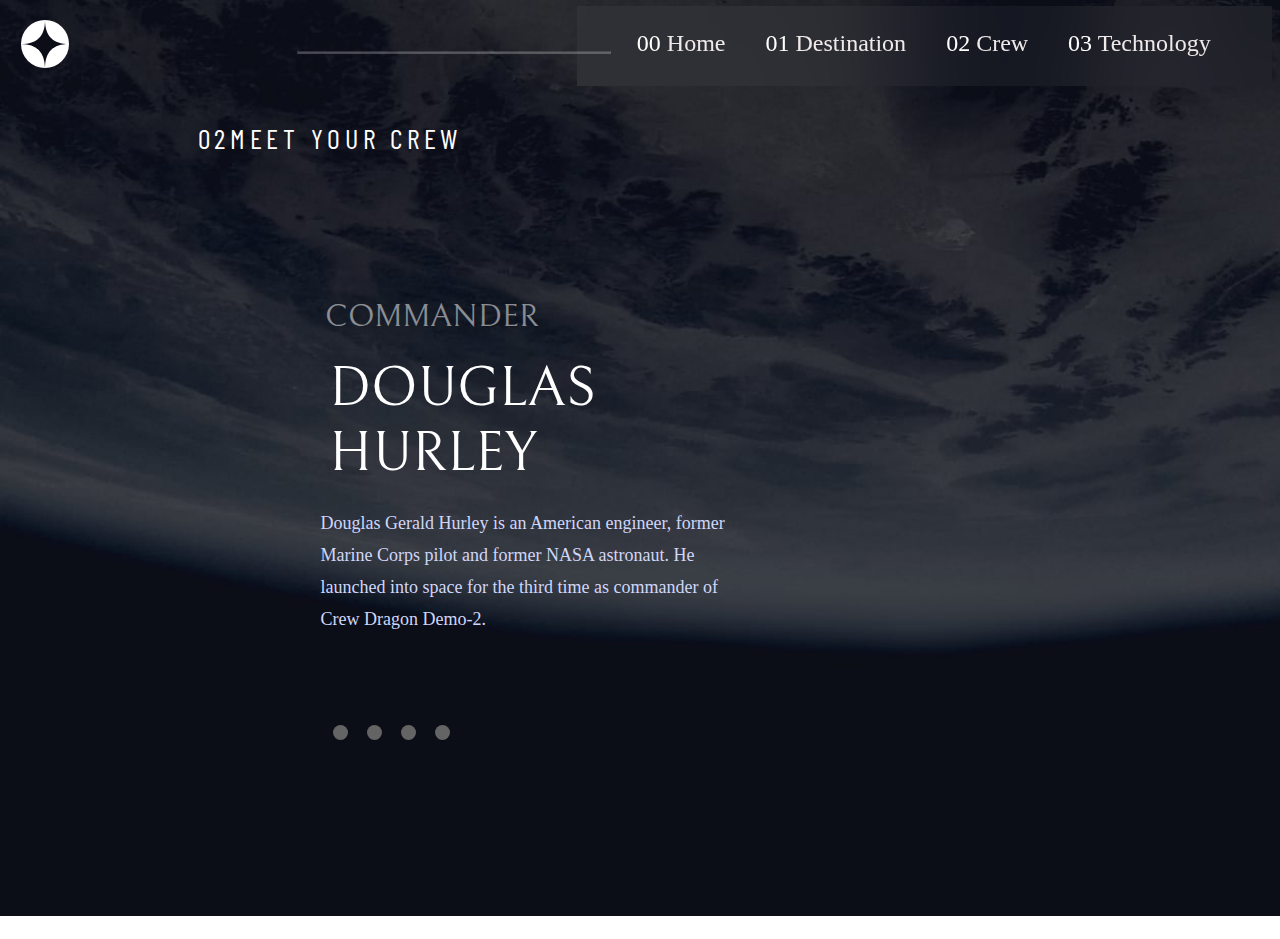
<file: crew-commander.html>
<!DOCTYPE html>
<html lang="en">
<head>
    <link rel="preconnect" href="https://fonts.googleapis.com%22%3E/   <link rel="preconnect" href="https://fonts.gstatic.com/" crossorigin>   <link href="https://fonts.googleapis.com/css2?family=Barlow+Condensed:wght@300&family=Bellefair&display=swap" rel="stylesheet">
    <meta charset="UTF-8">
    <meta name="viewport" content="width=device-width, initial-scale=1.0">
  
    <link rel="icon" type="image/png" sizes="32x32" href="./assets/favicon-32x32.png">
    <link rel="stylesheet" href="crew.css">
    <title>Frontend Mentor | Space tourism website</title>
  </head>
  <body>
    <div class="main">
      <div class="navbar_container">
        <div class="logo"><svg xmlns="http://www.w3.org/2000/svg" width="48"
            height="48"><g fill="none" fill-rule="evenodd"><circle cx="24"
                cy="24" r="24" fill="#FFF" /><path fill="#0B0D17"
                d="M24 0c0 16-8 24-24 24 15.718.114 23.718 8.114 24 24 0-16 8-24 24-24-16 0-24-8-24-24z" /></g></svg>
        </div>
        <div class="burger_menu">

        <div class="liniuta"></div>
        <div class="liniuta"></div>
        <div class="liniuta"></div>
        
        </div>

        <div class="linie"><hr></div>
  
        <div class="meniu">
          <ul>
            <li><div><a href="index.html"><span>00</span> Home</a></div></li>
            <li><div><a href="destination-moon.html"><span>01</span> Destination</a></div></li>
            <li><div><a href="crew-commander.html"><span>02</span> Crew</a></div></li>
            <li><div><a href="technology-spaceport.html"><span>03</span> Technology</a></div></li>
          </ul>
        </div>
      </div>

      <p class="p0"><span>02</span>Meet your crew</p>
       
  <body class="Crew">
  
    <div class="layout2"> 
  

        <div class="left"> 
     <div class="text_paragraf">

    <p class="p1"> Commander</p>
    <p class="p2"> Douglas Hurley </p>
    <p class="p3">Douglas Gerald Hurley is an American engineer, former Marine Corps pilot 
      and former NASA astronaut. He launched into space for the third time as 
      commander of Crew Dragon Demo-2.</p>
      </div>
      
<div class="nav2">
        
          <ul class="button">
            <li><div><a href="crew-commander.html">q</a></div></li>
            <li><div><a href="crew-engineer.html">q</a></div></li>
            <li><div><a href="crew-pilot.html">q</a></div></li>
            <li><div><a href="crew-specialist.html">q</a></div></li>
          </ul>
        </div>


      </div>

  <div class="right">
          <div class="photo2"></div>
</div>
          </div>
      

</div>

</body>
</html>
</file>
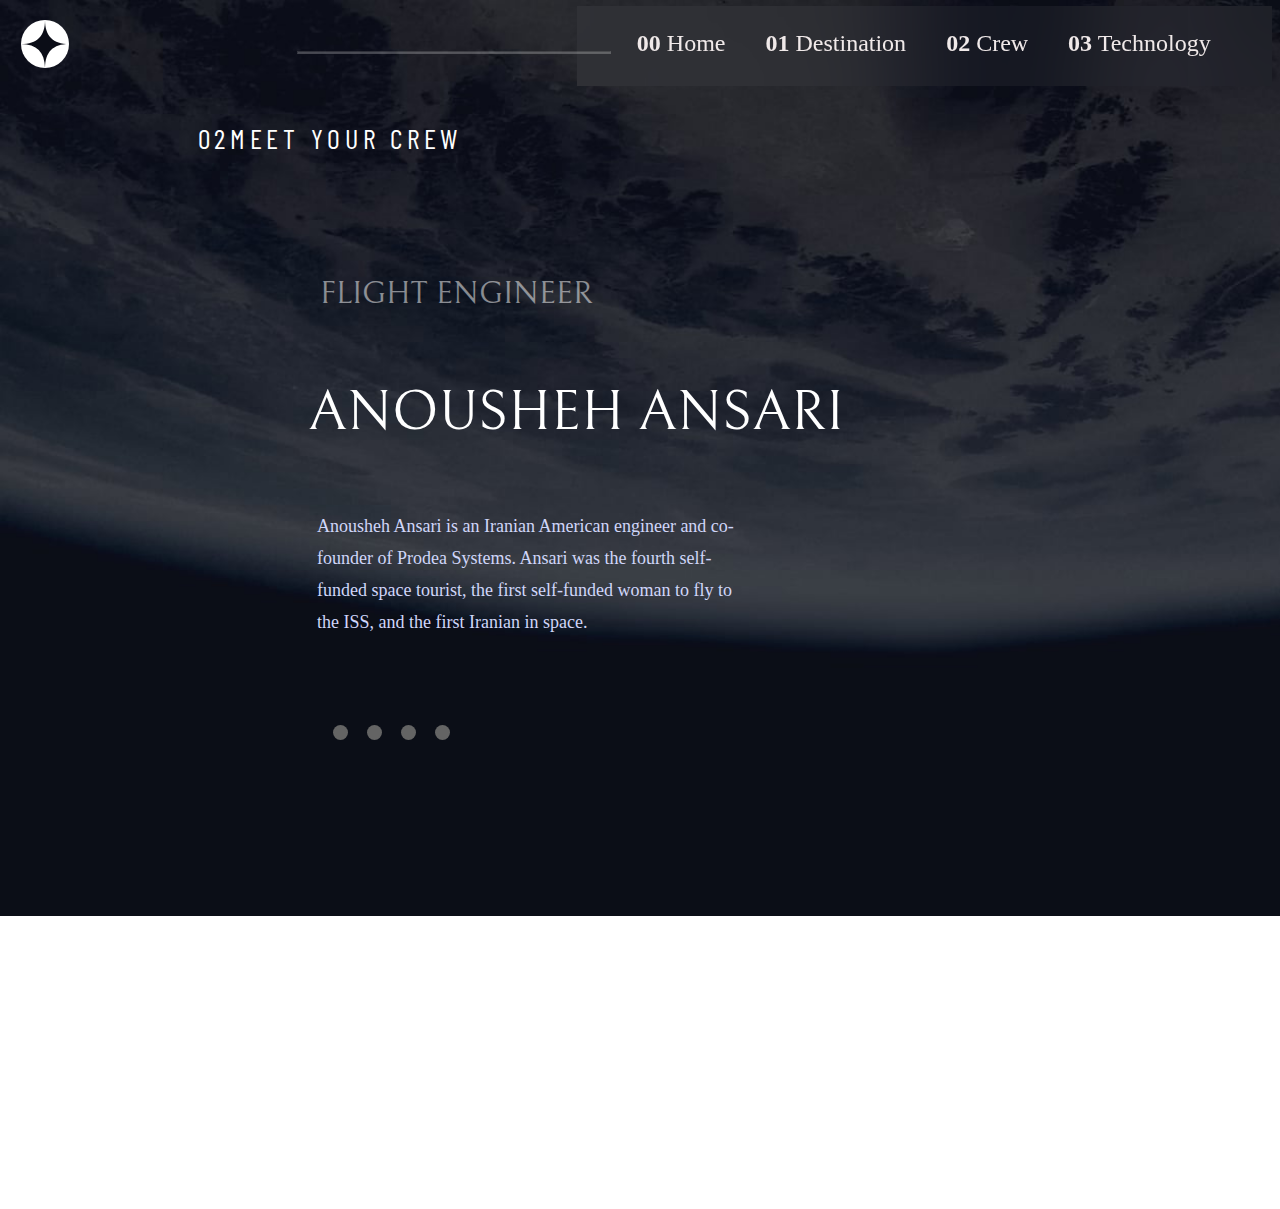
<file: crew-engineer.html>
<!DOCTYPE html>
<html lang="en">
<head>
  <link rel="preconnect" href="https://fonts.googleapis.com%22%3E/   <link rel="preconnect" href="https://fonts.gstatic.com/" crossorigin>   <link href="https://fonts.googleapis.com/css2?family=Barlow+Condensed:wght@300&family=Bellefair&display=swap" rel="stylesheet">
  <meta charset="UTF-8">
  <meta name="viewport" content="width=device-width, initial-scale=1.0">

  <link rel="icon" type="image/png" sizes="32x32" href="./assets/favicon-32x32.png">
  <link rel="stylesheet" href="crew.css">
  <title>Frontend Mentor | Space tourism website</title>
</head>
<body>
  <div class="main">
    <div class="navbar_container">
      <div class="logo"><svg xmlns="http://www.w3.org/2000/svg" width="48"
          height="48"><g fill="none" fill-rule="evenodd"><circle cx="24"
              cy="24" r="24" fill="#FFF" /><path fill="#0B0D17"
              d="M24 0c0 16-8 24-24 24 15.718.114 23.718 8.114 24 24 0-16 8-24 24-24-16 0-24-8-24-24z" /></g></svg>
      </div>
      <div class="linie"><hr></div>

      <div class="meniu">
        <ul>
          <li><div><a href="index.html"><b>00</b> Home</a></div></li>
          <li><div><a href="destination-moon.html"><b>01</b> Destination</a></div></li>
          <li><div><a href="crew-commander.html"><b>02</b> Crew</a></div></li>
          <li><div><a href="technology-capsule.html"><b>03</b> Technology</a></div></li>
        </ul>
      </div>
    </div>

    <p class="p0"><span>02</span>Meet your crew</p> 
<body class="Crew">

   <div class="layout2"> 

      <div class="left"> 
     
   <p class="p1">  Flight Engineer</p>
   <p class="p4">   Anousheh Ansari </p>
   <p class="p3"> Anousheh Ansari is an Iranian American engineer and co-founder of Prodea Systems. 
    Ansari was the fourth self-funded space tourist, the first self-funded woman to 
    fly to the ISS, and the first Iranian in space.  </p>
    
<div class="nav2">
      
        <ul class="button">
          <li><div><a href="crew-commander.html">q</a></div></li>
          <li><div><a href="crew-engineer.html">q</a></div></li>
          <li><div><a href="crew-pilot.html">q</a></div></li>
          <li><div><a href="crew-specialist.html">q</a></div></li>
        </ul>
      </div>


    </div>

<div class="right">
        <div class="photo5"></div>
</div>
        </div>
    

</div>

</body>
</html>
</file>
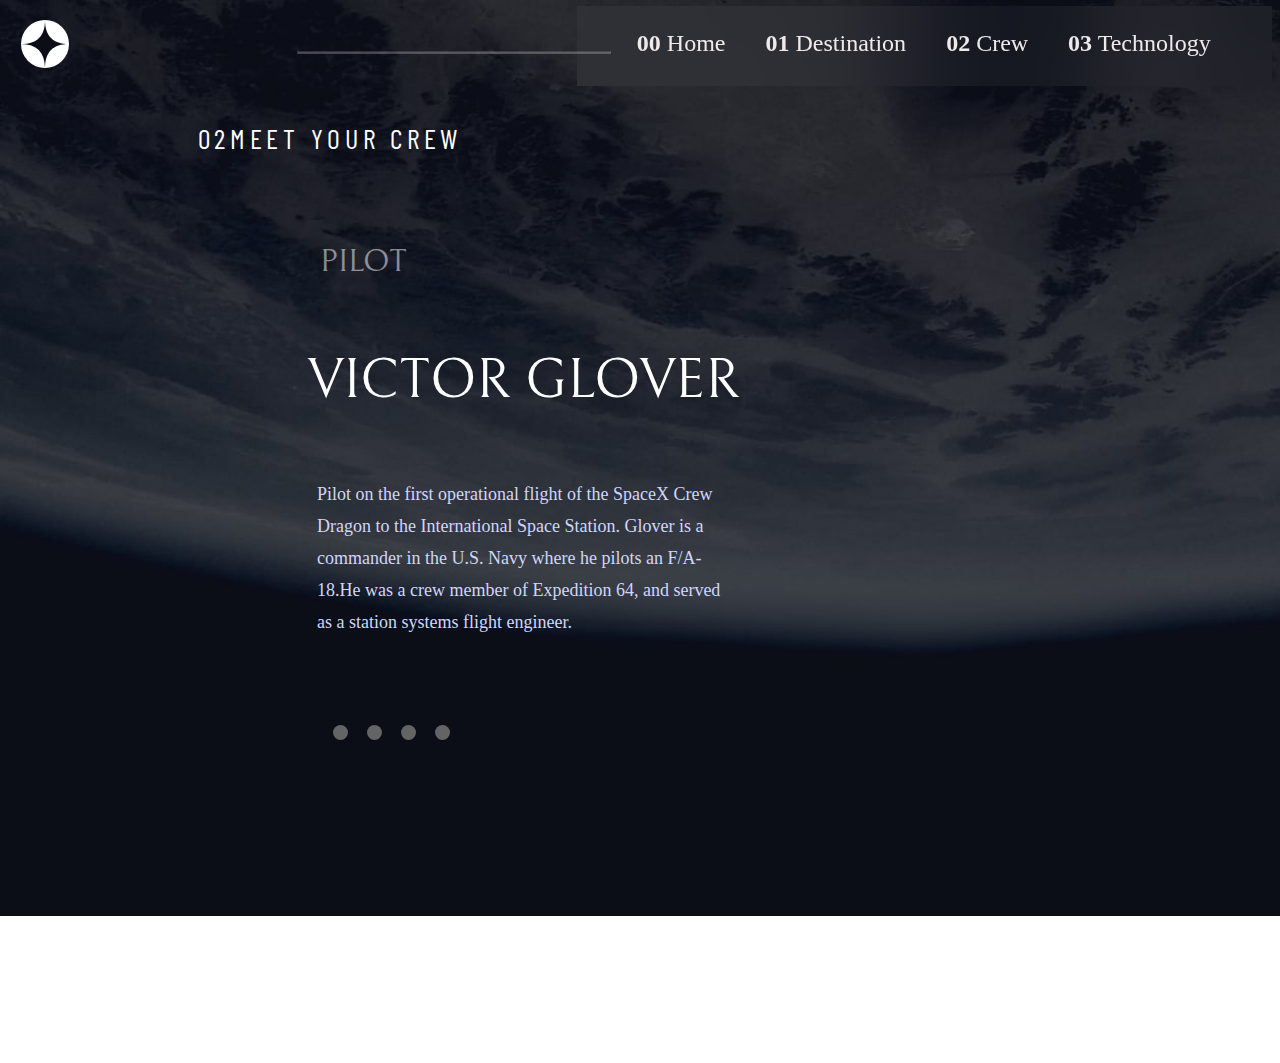
<file: crew-pilot.html>
<!DOCTYPE html>
<html lang="en">
<head>
  <link rel="preconnect" href="https://fonts.googleapis.com%22%3E/   <link rel="preconnect" href="https://fonts.gstatic.com/" crossorigin>   <link href="https://fonts.googleapis.com/css2?family=Barlow+Condensed:wght@300&family=Bellefair&display=swap" rel="stylesheet">
  <meta charset="UTF-8">
  <meta name="viewport" content="width=device-width, initial-scale=1.0">

  <link rel="icon" type="image/png" sizes="32x32" href="./assets/favicon-32x32.png">
  <link rel="stylesheet" href="crew.css">
  <title>Frontend Mentor | Space tourism website</title>
</head>
<body>
  <div class="main">
    <div class="navbar_container">
      <div class="logo"><svg xmlns="http://www.w3.org/2000/svg" width="48"
          height="48"><g fill="none" fill-rule="evenodd"><circle cx="24"
              cy="24" r="24" fill="#FFF" /><path fill="#0B0D17"
              d="M24 0c0 16-8 24-24 24 15.718.114 23.718 8.114 24 24 0-16 8-24 24-24-16 0-24-8-24-24z" /></g></svg>
      </div>
      <div class="linie"><hr></div>

      <div class="meniu">
        <ul>
          <li><div><a href="index.html"><b>00</b> Home</a></div></li>
          <li><div><a href="destination-moon.html"><b>01</b> Destination</a></div></li>
          <li><div><a href="crew-commander.html"><b>02</b> Crew</a></div></li>
          <li><div><a href="technology-spaceport.html"><b>03</b> Technology</a></div></li>
        </ul>
      </div>
    </div>

     <p class="p0"><span>02</span>Meet your crew</p> 

<body class="Crew">

   <div class="layout2"> 

      <div class="left"> 
    
   <p class="p1"> Pilot</p>
   <p class="p4"> Victor Glover </p>
   <p class="p3"> Pilot on the first operational flight of the SpaceX Crew Dragon to the 
    International Space Station. Glover is a commander in the U.S. Navy where 
    he pilots an F/A-18.He was a crew member of Expedition 64, and served as a 
    station systems flight engineer. </p>
    
<div class="nav2">
      
        <ul class="button">
          <li><div><a href="crew-commander.html">q</a></div></li>
          <li><div><a href="crew-engineer.html">q</a></div></li>
          <li><div><a href="crew-pilot.html">q</a></div></li>
          <li><div><a href="crew-specialist.html">q</a></div></li>
        </ul>
      </div>


    </div>

<div class="right">
        <div class="photo4"></div>
</div>
        </div>
    

</div>
 
</body>
</html>
</file>
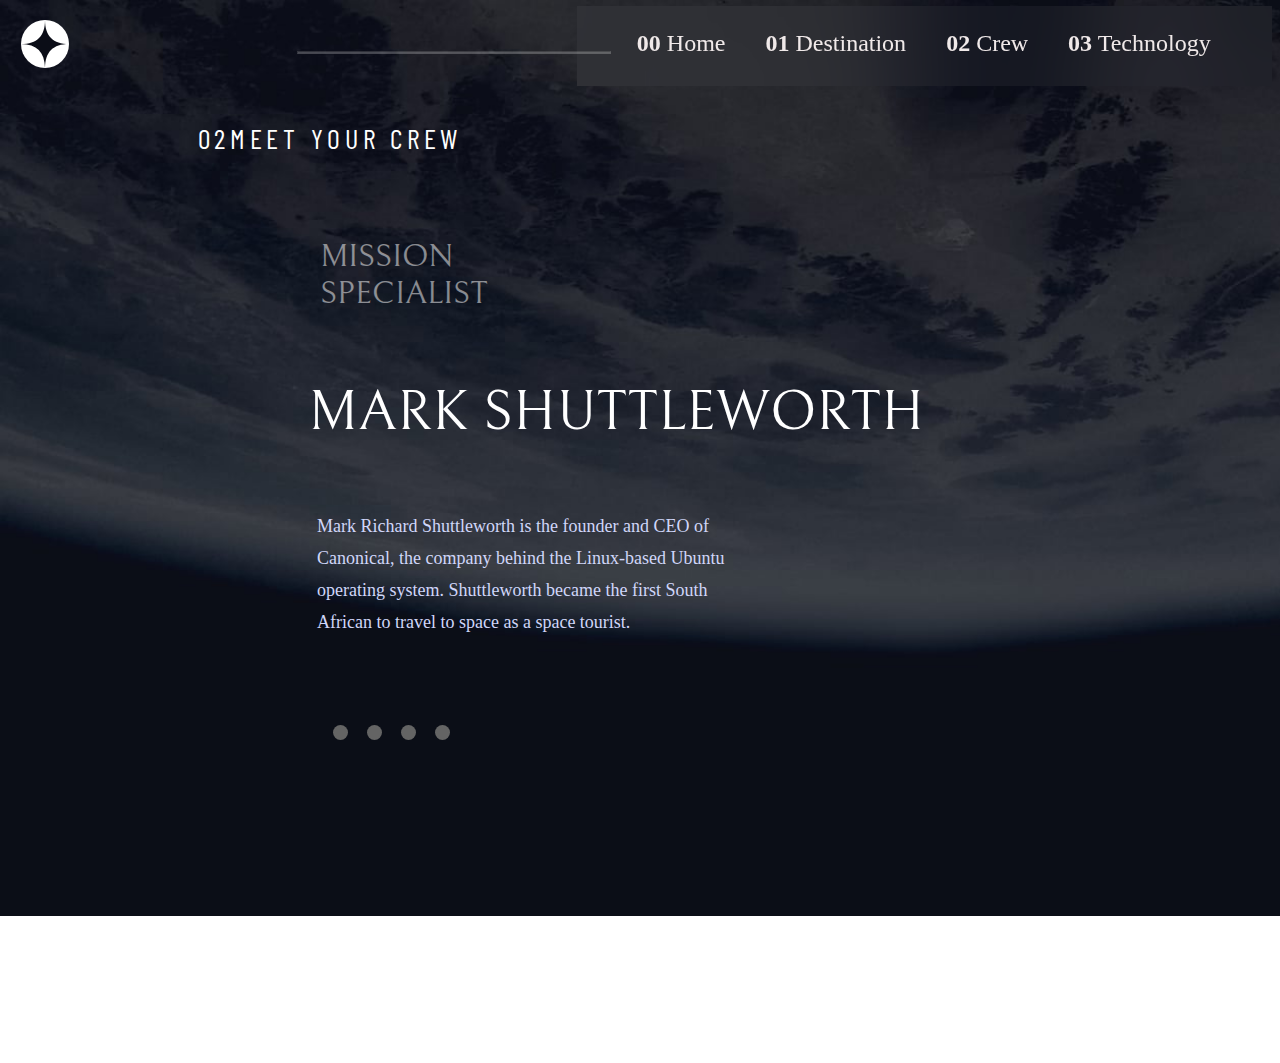
<file: crew-specialist.html>
<!DOCTYPE html>
<html lang="en">
<head>
  <link rel="preconnect" href="https://fonts.googleapis.com%22%3E/   <link rel="preconnect" href="https://fonts.gstatic.com/" crossorigin>   <link href="https://fonts.googleapis.com/css2?family=Barlow+Condensed:wght@300&family=Bellefair&display=swap" rel="stylesheet">
  <meta charset="UTF-8">
  <meta name="viewport" content="width=device-width, initial-scale=1.0">

  <link rel="icon" type="image/png" sizes="32x32" href="./assets/favicon-32x32.png">
  <link rel="stylesheet" href="crew.css">
  <title>Frontend Mentor | Space tourism website</title>
</head>
<body>
  <div class="main">
    <div class="navbar_container">
      <div class="logo"><svg xmlns="http://www.w3.org/2000/svg" width="48"
          height="48"><g fill="none" fill-rule="evenodd"><circle cx="24"
              cy="24" r="24" fill="#FFF" /><path fill="#0B0D17"
              d="M24 0c0 16-8 24-24 24 15.718.114 23.718 8.114 24 24 0-16 8-24 24-24-16 0-24-8-24-24z" /></g></svg>
      </div>
      <div class="linie"><hr></div>

      <div class="meniu">
        <ul>
          <li><div><a href="index.html"><b>00</b> Home</a></div></li>
          <li><div><a href="destination-moon.html"><b>01</b> Destination</a></div></li>
          <li><div><a href="crew-commander.html"><b>02</b> Crew</a></div></li>
          <li><div><a href="technology-spaceport.html"><b>03</b> Technology</a></div></li>
        </ul>
      </div>
    </div>

    <p class="p0"><span>02</span>Meet your crew</p> 

<body class="Crew">

   <div class="layout2"> 

      <div class="left"> 
     
   <p class="p1">  Mission Specialist</p>
   <p class="p4"> Mark Shuttleworth </p>
   <p class="p3"> Mark Richard Shuttleworth is the founder and CEO of Canonical, the company behind 
    the Linux-based Ubuntu operating system. Shuttleworth became the first South 
    African to travel to space as a space tourist.</p>
    
<div class="nav2">
      
        <ul class="button">
          <li><div><a href="crew-commander.html">q</a></div></li>
          <li><div><a href="crew-engineer.html">q</a></div></li>
          <li><div><a href="crew-pilot.html">q</a></div></li>
          <li><div><a href="crew-specialist.html">q</a></div></li>
        </ul>
      </div>


    </div>

<div class="right">
        <div class="photo3"></div>
</div>
        </div>
    

</div>

</body>

</html>
</file>
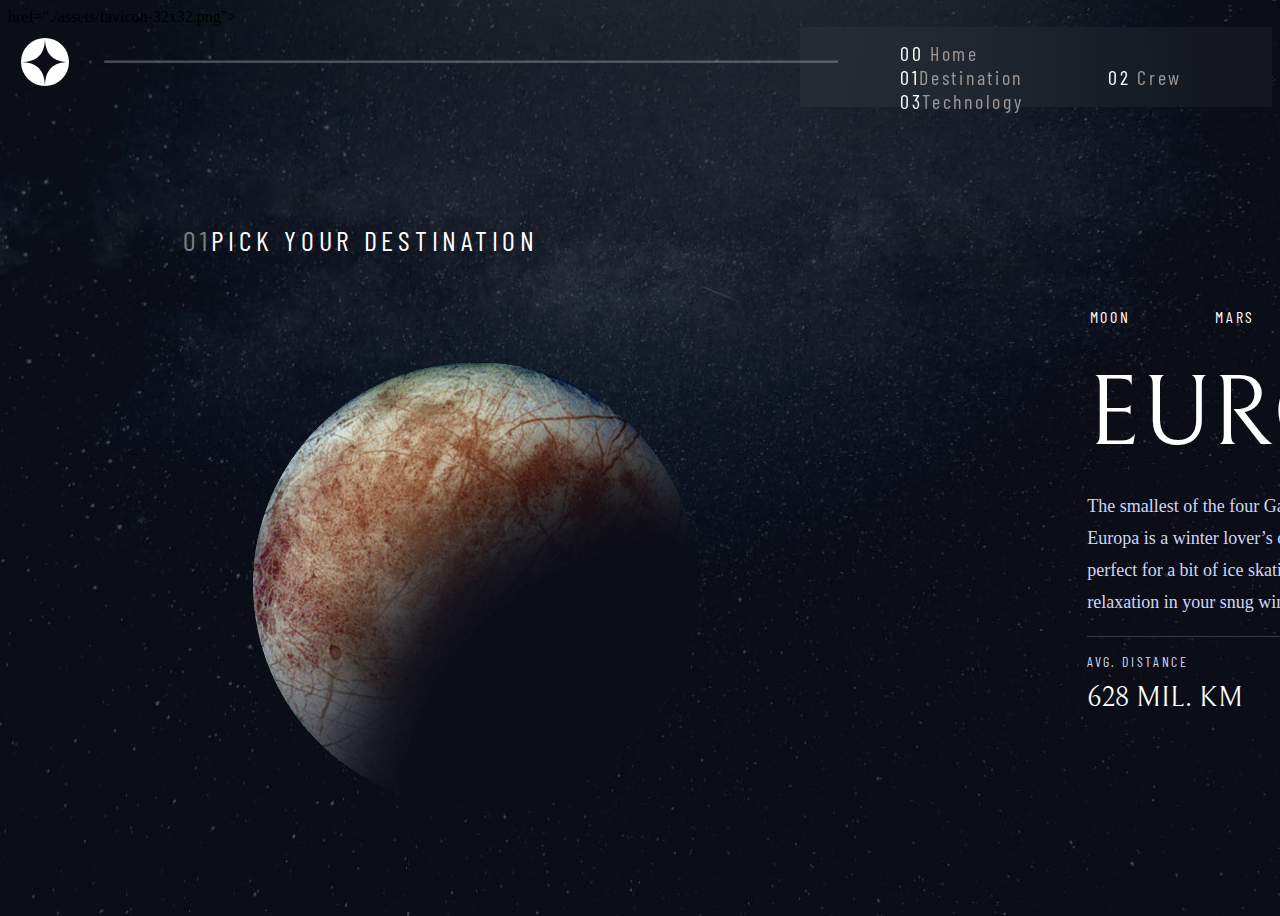
<file: destination-europa.html>
<!DOCTYPE html>
<html lang="en">
<head>
  <link rel="preconnect" href="https://fonts.googleapis.com%22%3E/   <link rel="preconnect" href="https://fonts.gstatic.com/" crossorigin>   <link href="https://fonts.googleapis.com/css2?family=Barlow+Condensed:wght@300&family=Bellefair&display=swap" rel="stylesheet">
  <meta charset="UTF-8">
  <meta name="viewport" content="width=device-width, initial-scale=1.0">

  <link rel="icon" type="image/png" sizes="32x32" href="./assets/favicon-32x32.png">
  href="./assets/favicon-32x32.png">
  <link rel="stylesheet" href="assets/style.css">
  <title>Frontend Mentor | Space tourism website</title>
</head>
<body>
  <div class="main">
    <div class="navbar_container">
      <div class="logo"><svg xmlns="http://www.w3.org/2000/svg" width="48"
          height="48"><g fill="none" fill-rule="evenodd"><circle cx="24"
              cy="24" r="24" fill="#FFF" /><path fill="#0B0D17"
              d="M24 0c0 16-8 24-24 24 15.718.114 23.718 8.114 24 24 0-16 8-24 24-24-16 0-24-8-24-24z" /></g></svg>
      </div>
      <div class="linie"><hr></div>

      <div class="meniu1">
        <ul>
          <li><div><a href="index.html"><span>00</span> Home</a></div></li>
          <li><div><a href="destination-moon.html"><span>01</span>Destination</a></div></li>
          <li><div><a href="crew-commander.html"><span>02</span> Crew</a></div></li>
          <li><div><a href="technology-capsule.html"><span>03</span>Technology</a></div></li>
        </ul>
      </div>
    </div>

<body class="Europa">

  <div class="layout1"> 

     <div class="left"> 
    <h1><span>01</span> Pick your destination</h1> 
    <div class="europa1"></div>
 
   </div>

    <div class="main-right">
      <div class="right"> 
       
        
         <ul class="destination">
           
        <li><a href="destination-moon.html">Moon</a></li>
        <li><a href="destination-mars.html">Mars</a></li> 
        <li><a href="destination-europa.html">Europa</a></li>
        <li><a href="destination-titan.html">Titan</a></li>
         </ul>
 
         
 
       <p class="p1">Europa</p>
       <p class="p2">The smallest of the four Galilean moons orbiting Jupiter, Europa is a 
        winter lover’s dream. With an icy surface, it’s perfect for a bit of 
        ice skating, curling, hockey, or simple relaxation in your snug 
        wintery cabin. </p>
 
   <div class="line1"><hr></div>
    
  <div class="text">
 
   <ul class="text11">
         <li class="l1">Avg. distance</li>
          <li class="l2">628 mil. km</li>
   </ul>
 
  <ul class="text12">
        <li class="l1">Est. travel time</li>
          <li class="l2">3 years</li>
  </ul>
 
 </div>
 
  </div>
 </div>
 </div>
    </div>
 
</body>
</html>
</file>
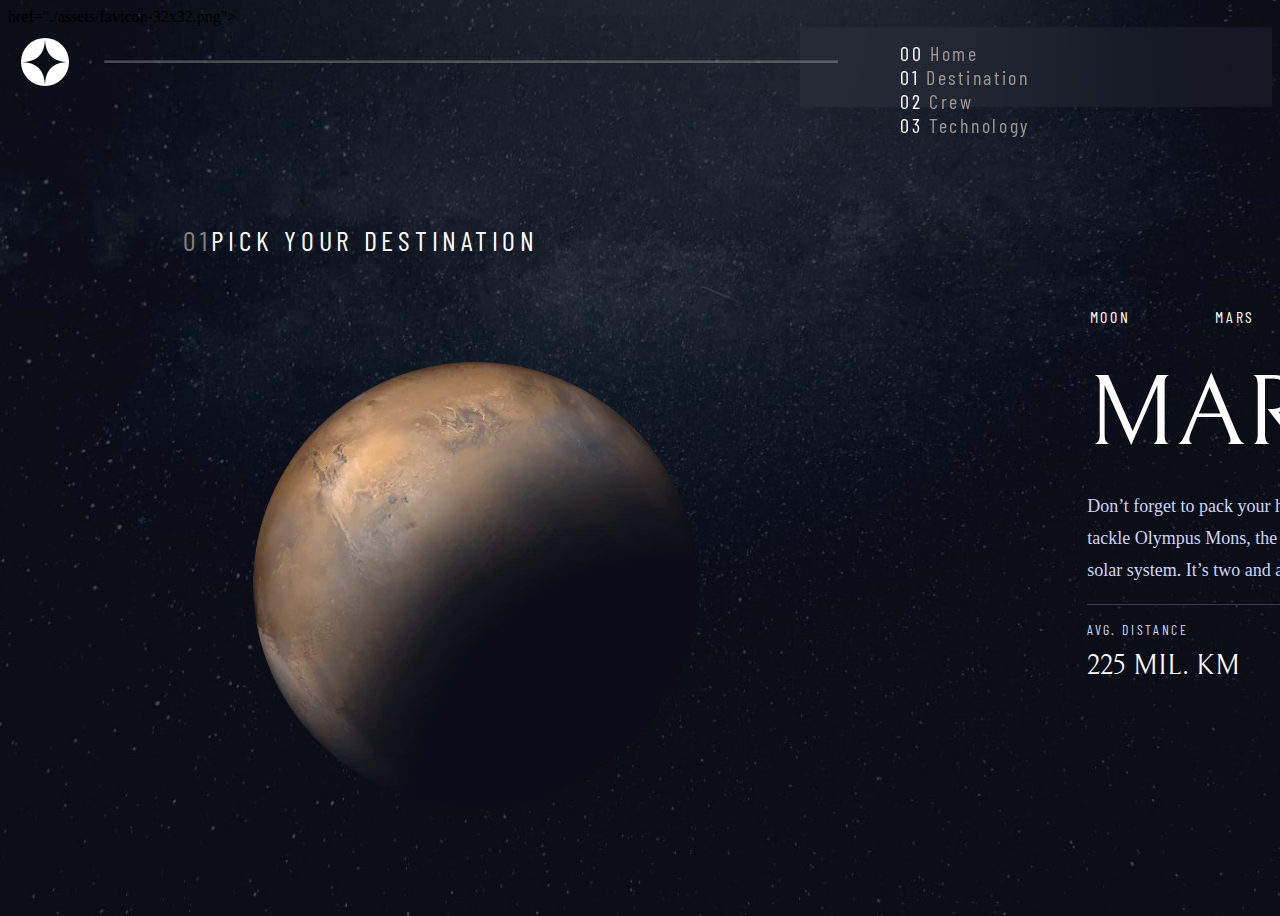
<file: destination-mars.html>
<!DOCTYPE html>
<html lang="en">
<head>
  <link rel="preconnect" href="https://fonts.googleapis.com%22%3E/   <link rel="preconnect" href="https://fonts.gstatic.com/" crossorigin>   <link href="https://fonts.googleapis.com/css2?family=Barlow+Condensed:wght@300&family=Bellefair&display=swap" rel="stylesheet">
  <meta charset="UTF-8">
  <meta name="viewport" content="width=device-width, initial-scale=1.0">

  <link rel="icon" type="image/png" sizes="32x32" href="./assets/favicon-32x32.png">
  href="./assets/favicon-32x32.png">
  <link rel="stylesheet" href="assets/style.css">
  <title>Frontend Mentor | Space tourism website</title>
</head>
<body>
  <div class="main">
    <div class="navbar_container">
      <div class="logo"><svg xmlns="http://www.w3.org/2000/svg" width="48"
          height="48"><g fill="none" fill-rule="evenodd"><circle cx="24"
              cy="24" r="24" fill="#FFF" /><path fill="#0B0D17"
              d="M24 0c0 16-8 24-24 24 15.718.114 23.718 8.114 24 24 0-16 8-24 24-24-16 0-24-8-24-24z" /></g></svg>
      </div>
      <div class="linie"><hr></div>

      <div class="meniu1">
        <ul>
          <li><div><a href="index.html"><span>00</span> Home</a></div></li>
          <li><div><a href="destination-moon.html"><span>01</span></b> Destination</a></div></li>
          <li><div><a href="crew-commander.html"><span>02</span> Crew</a></div></li>
          <li><div><a href="technology-capsule.html"><span>03</span> Technology</a></div></li>
        </ul>
      </div>
    </div>

<body class="mars">

  <div class="layout1"> 

     <div class="left"> 
    <h1><span>01</span>Pick your destination</h1> 
    <div class="mars1"></div>
 
   </div>

    <div class="main-right">
      <div class="right"> 
       
        
         <ul class="destination">
           
        <li><a href="destination-moon.html">Moon</a></li>
        <li><a href="destination-mars.html">Mars</a></li> 
        <li><a href="destination-europa.html">Europa</a></li>
        <li><a href="destination-titan.html">Titan</a></li>
         </ul>
 
         
 
       <p class="p1">Mars</p>
       <p class="p2"> Don’t forget to pack your hiking boots. You’ll need them to tackle Olympus Mons, 
        the tallest planetary mountain in our solar system. It’s two and a half times 
        the size of Everest!</p>
 
   <div class="line1"><hr></div>
    
  <div class="text">
 
   <ul class="text11">
         <li class="l1">Avg. distance</li>
          <li class="l2">225 mil. km</li>
   </ul>
 
  <ul class="text12">
        <li class="l1">Est. travel time</li>
          <li class="l2">9 months</li>
  </ul>
 
 </div>
 
  </div>
 </div>
 </div>
    </div>
 
</body>
</html>
</file>
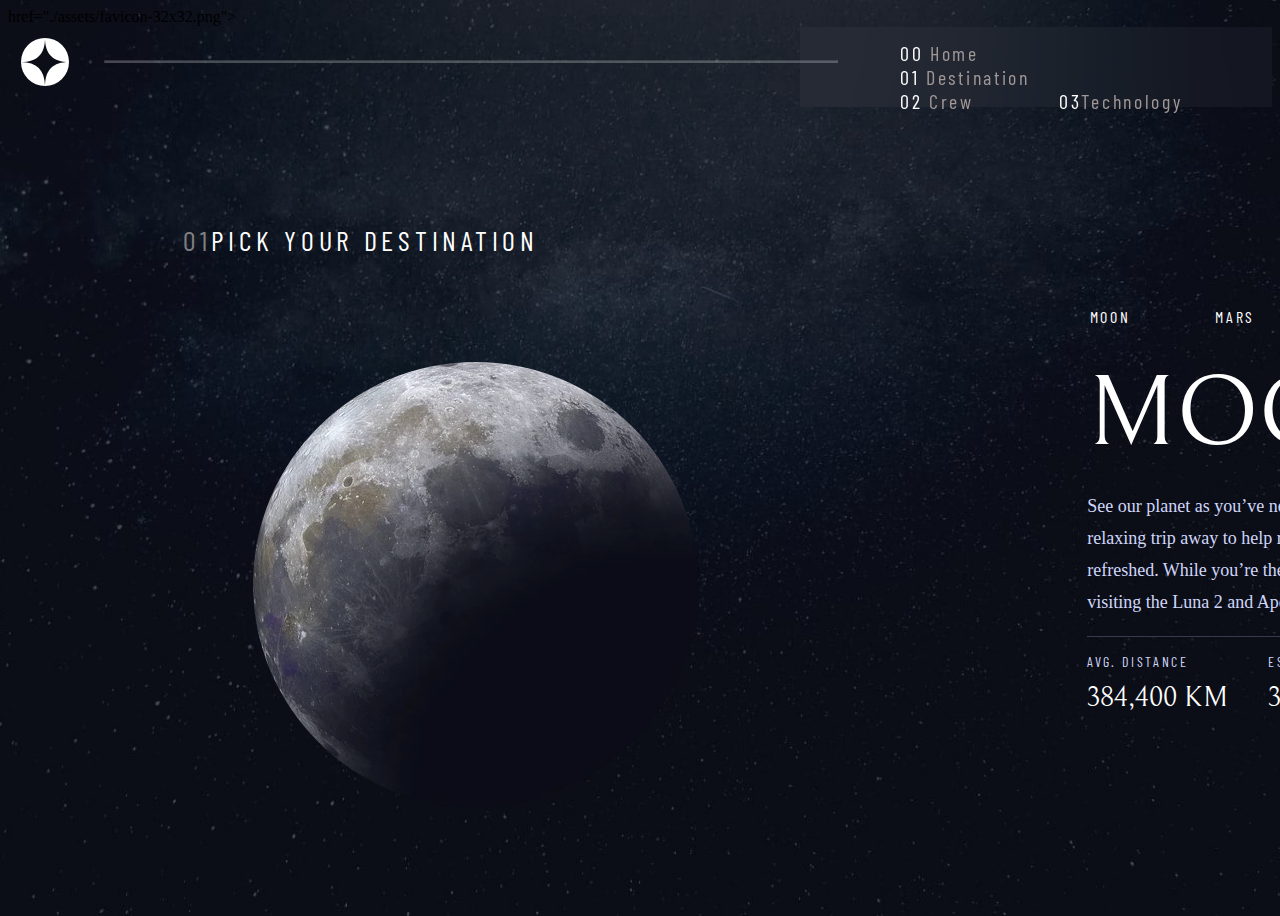
<file: destination-moon.html>
<!DOCTYPE html>
<html lang="en">
<head>
  <link rel="preconnect" href="https://fonts.googleapis.com%22%3E/   <link rel="preconnect" href="https://fonts.gstatic.com/" crossorigin>   <link href="https://fonts.googleapis.com/css2?family=Barlow+Condensed:wght@300&family=Bellefair&display=swap" rel="stylesheet">
  <meta charset="UTF-8">
  <meta name="viewport" content="width=device-width, initial-scale=1.0">

  <link rel="icon" type="image/png" sizes="32x32" href="./assets/favicon-32x32.png">
  href="./assets/favicon-32x32.png">
  <link rel="stylesheet" href="assets/style.css">
  <title>Frontend Mentor | Space tourism website</title>
</head>
<body>
  <div class="main">
    <div class="navbar_container">
      <div class="logo"><svg xmlns="http://www.w3.org/2000/svg" width="48"
          height="48"><g fill="none" fill-rule="evenodd"><circle cx="24"
              cy="24" r="24" fill="#FFF" /><path fill="#0B0D17"
              d="M24 0c0 16-8 24-24 24 15.718.114 23.718 8.114 24 24 0-16 8-24 24-24-16 0-24-8-24-24z" /></g></svg>
      </div>

      <div class="burger_menu">

        <div class="liniuta"></div>
        <div class="liniuta"></div>
        <div class="liniuta"></div>
        
        </div>

      <div class="linie"><hr></div>

      <div class="meniu1">
        <ul>
          <li><div><a href="index.html"><span>00</span> Home</a></div></li>
          <li><div><a href="destination-moon.html"><span>01</span> Destination</a></div></li>
          <li><div><a href="crew-commander.html"><span>02</span> Crew</a></div></li>
          <li><div><a href="technology-capsule.html"><span>03</span>Technology</a></div></li>
        </ul>
      </div>
    </div>

<body class="moon">

   <div class="layout1"> 

      <div class="left"> 
     <h1><span>01</span>Pick your destination</h1> 

     <div class="photo1"></div>
  
    </div>

     <div class="main-right">
       <div class="right"> 
        
         
          <ul class="destination">
            
         <li><a href="destination-moon.html">Moon</a></li>
         <li><a href="destination-mars.html">Mars</a></li> 
         <li><a href="destination-europa.html">Europa</a></li>
         <li><a href="destination-titan.html">Titan</a></li>
          </ul>
  
          
  
        <p class="p1">Moon</p>
        <p class="p2">See our planet as you’ve never seen it before. A perfect relaxing trip away to help 
          regain perspective and come back refreshed. While you’re there, take in some history 
          by visiting the Luna 2 and Apollo 11 landing sites.</p>
  
    <div class="line1"><hr></div>
     
   <div class="text">
  
    <ul class="text11">
          <li class="l1">Avg. distance</li>
           <li class="l2">384,400 km</li>
    </ul>
  
   <ul class="text12">
         <li class="l3">Est. travel time</li>
           <li class="l2">3 days</li>
   </ul>
  
  </div>
  
   </div>
  </div>
  </div>
</body>
</html>
</file>
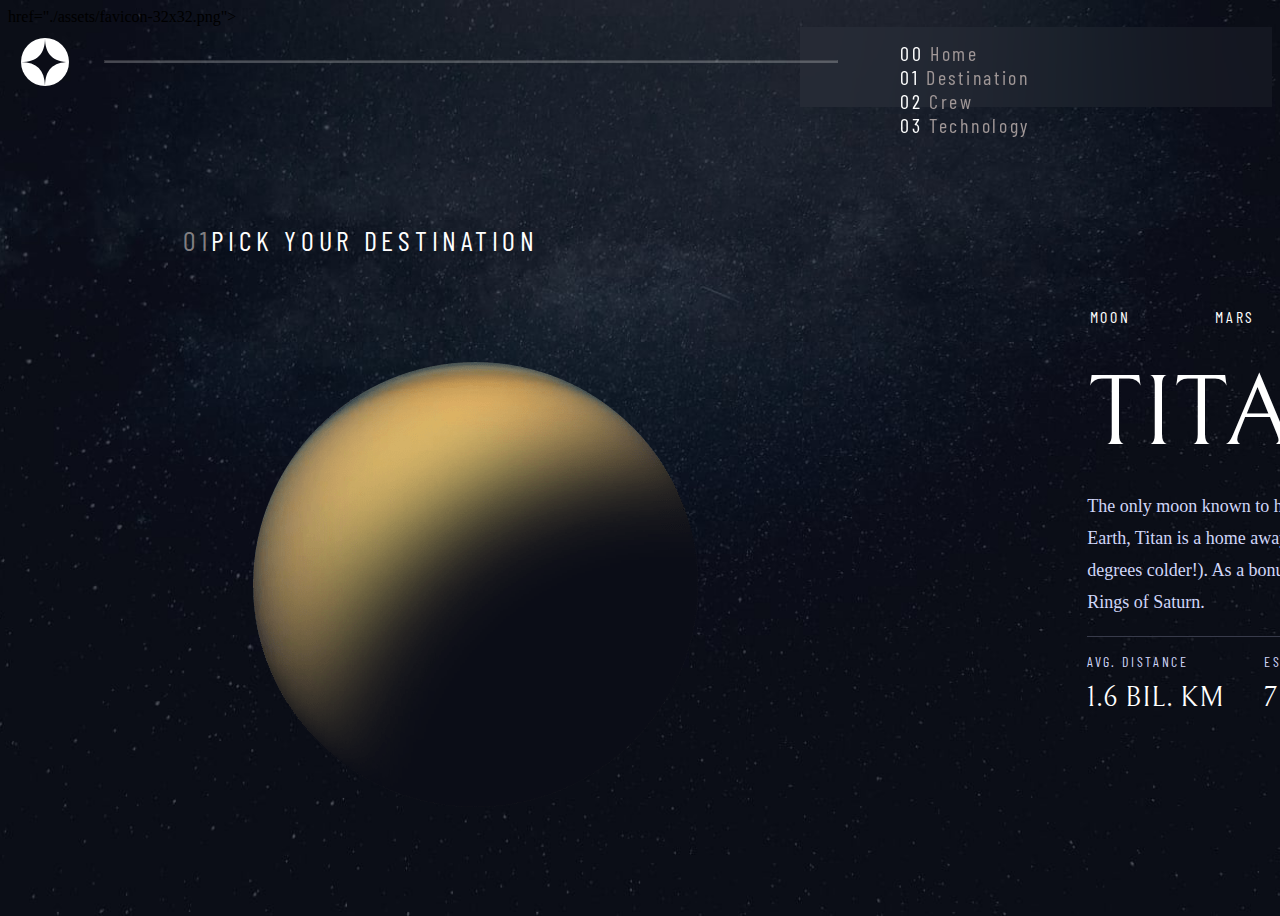
<file: destination-titan.html>
<!DOCTYPE html>
<html lang="en">

<head>

  <link rel="preconnect" href="https://fonts.googleapis.com%22%3E/   <link rel="preconnect" href="https://fonts.gstatic.com/" crossorigin>   <link href="https://fonts.googleapis.com/css2?family=Barlow+Condensed:wght@300&family=Bellefair&display=swap" rel="stylesheet">
  <meta charset="UTF-8">
  <meta name="viewport" content="width=device-width, initial-scale=1.0">

  <link rel="icon" type="image/png" sizes="32x32" href="./assets/favicon-32x32.png">
  href="./assets/favicon-32x32.png">
  <link rel="stylesheet" href="assets/style.css">
  <title>Frontend Mentor | Space tourism website</title>
</head>
<body>
  <div class="main">
    <div class="navbar_container">
      <div class="logo"><svg xmlns="http://www.w3.org/2000/svg" width="48"
          height="48"><g fill="none" fill-rule="evenodd"><circle cx="24"
              cy="24" r="24" fill="#FFF" /><path fill="#0B0D17"
              d="M24 0c0 16-8 24-24 24 15.718.114 23.718 8.114 24 24 0-16 8-24 24-24-16 0-24-8-24-24z" /></g></svg>
      </div>
      <div class="linie"><hr></div>

      <div class="meniu1">
        <ul>
          <li><div><a href="index.html"><span>00</span> Home</a></div></li>
          <li><div><a href="destination-moon.html"><span>01</span> Destination</a></div></li>
          <li><div><a href="crew-commander.html"><span>02</span> Crew</a></div></li>
          <li><div><a href="technology-capsule.html"><span>03</span> Technology</a></div></li>
        </ul>
      </div>
    </div>

<body class="Titan">

   <div class="layout1"> 

      <div class="left"> 
     <h1><span>01</span>Pick your destination</h1> 
     <div class="titan1"></div>
  
    </div>

     <div class="main-right">
       <div class="right"> 
        
         
          <ul class="destination">
            
         <li><a href="destination-moon.html">Moon</a></li>
         <li><a href="destination-mars.html">Mars</a></li> 
         <li><a href="destination-europa.html">Europa</a></li>
         <li><a href="destination-titan.html">Titan</a></li>
          </ul>
  
          
  
        <p class="p1">TITAN</p>
        <p class="p2">The only moon known to have a dense atmosphere other than Earth, Titan is a home away from home (just a few hundred degrees colder!). As a bonus, you get striking views of the Rings of Saturn.</p>
  
    <div class="line1"><hr></div>
     
   <div class="text">
  
    <ul class="text11">
          <li class="l1">Avg. distance</li>
           <li class="l2"> 1.6 bil. km</li>
    </ul>
  
   <ul class="text12">
         <li class="l1">Est. travel time</li>
           <li class="l2">7 years</li>
   </ul>
  
  </div>
  
   </div>
  </div>
  </div>


</body>
</file>
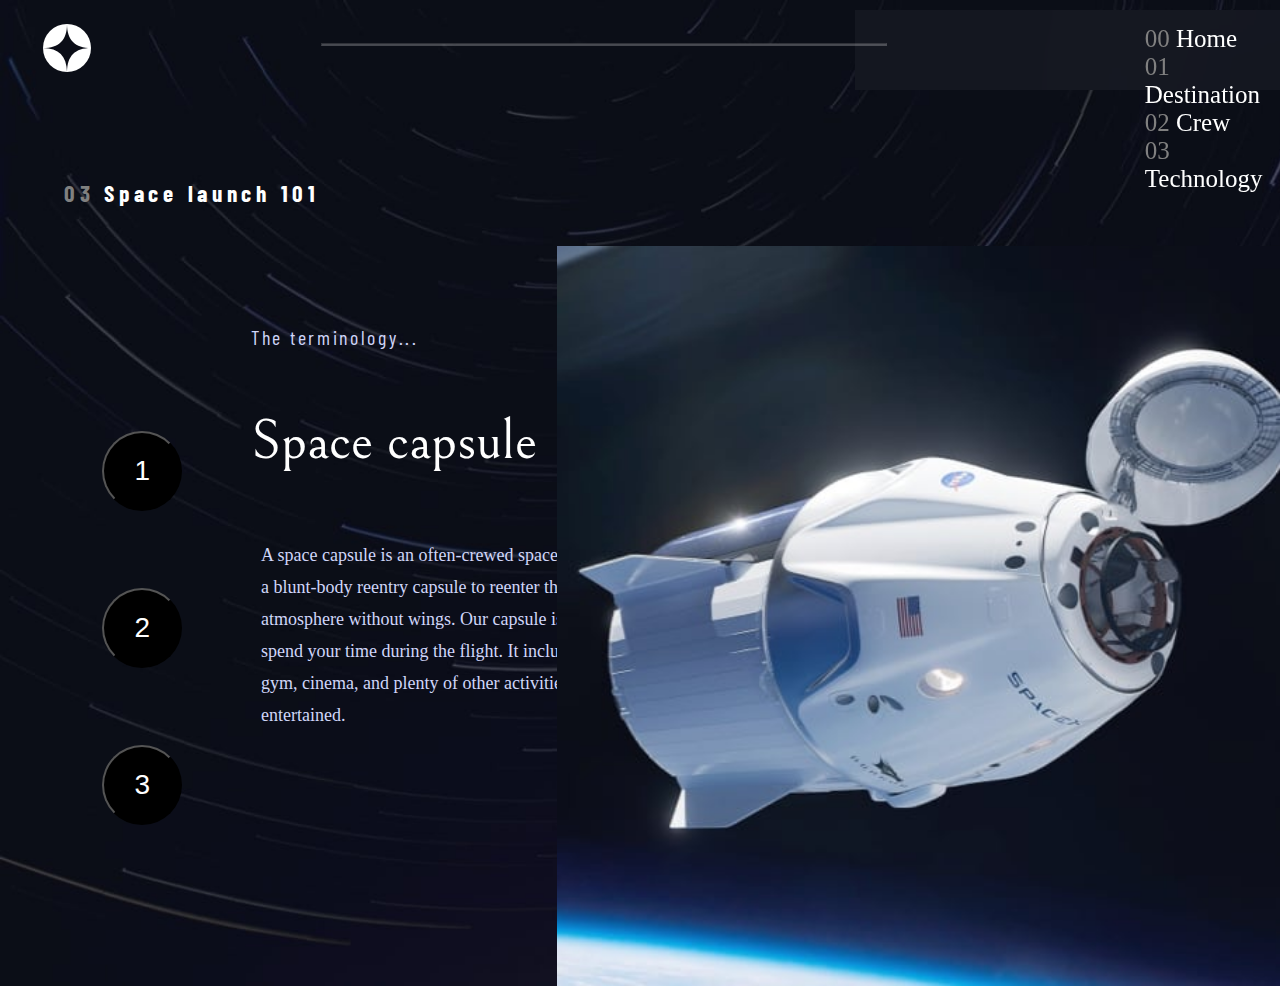
<file: technology-capsule.html>
<!DOCTYPE html>
<html lang="en">

<head>

  <link rel="preconnect" href="https://fonts.googleapis.com%22%3E/   <link rel=" preconnect"
    href="https://fonts.gstatic.com/" crossorigin>
  <link href="https://fonts.googleapis.com/css2?family=Barlow+Condensed:wght@300&family=Bellefair&display=swap"
    rel="stylesheet">
  <meta charset="UTF-8">
  <meta name="viewport" content="width=device-width, initial-scale=1.0">

  <link rel="icon" type="image/png" sizes="32x32" href="./assets/favicon-32x32.png">
  <link rel="stylesheet" href="space.css">
  <title>Frontend Mentor | Space tourism website</title>
</head>

<body>
  <div class="main">
    <div class="navbar_container">
      <div class="logo"><svg xmlns="http://www.w3.org/2000/svg" width="48" height="48">
          <g fill="none" fill-rule="evenodd">
            <circle cx="24" cy="24" r="24" fill="#FFF" />
            <path fill="#0B0D17"
              d="M24 0c0 16-8 24-24 24 15.718.114 23.718 8.114 24 24 0-16 8-24 24-24-16 0-24-8-24-24z" />
          </g>
        </svg>
      </div>
      <div class="burger_menu">

        <div class="liniuta"></div>
        <div class="liniuta"></div>
        <div class="liniuta"></div>
        
        </div>


      <div class="linie">
        <hr>
      </div>

      <div class="meniu">
        <ul>
          <li>
            <div><a href="index.html"><span>00</span> Home</a></div>
          </li>
          <li>
            <div><a href="destination-moon.html"><span>01</span> Destination</a></div>
          </li>
          <li>
            <div><a href="crew-commander.html"><span>02</span> Crew</a></div>
          </li>
          <li>
            <div><a href="technology-vehicle.html"><span>03</span> Technology</a></div>
          </li>
        </ul>
      </div>
    </div>
  </div>

  <div class="titlu">
    <h5><span>03</span> Space launch 101</h5>
  </div>
  <div class="content">

    <div class="button">

        <button class="button1"><span><a href="technology-vehicle.html">1</a></span></button>
        <button class="button1"><span><a href="technology-spaceport.html">2</a></span></button>
        <button class="button1"><span><a href="technology-capsule.html">3</a></span></button>

      </div>


    <div class="content_left">
      

      <div class="text">
        <h1>The terminology...</h1>
        <h2> Space capsule</h2>
        <p> A space capsule is an often-crewed spacecraft that uses a blunt-body reentry
          capsule to reenter the Earth's atmosphere without wings. Our capsule is
          where
          you'll spend your time during the flight. It includes a space gym, cinema,
          and plenty of other activities to keep you entertained.</p>

      </div>
    </div>
    <div class="imagine2">
      <img src="assets/technology/image-space-capsule-portrait.jpg" alt="poza">
    </div>


  </div>
</body>

</html>
</file>
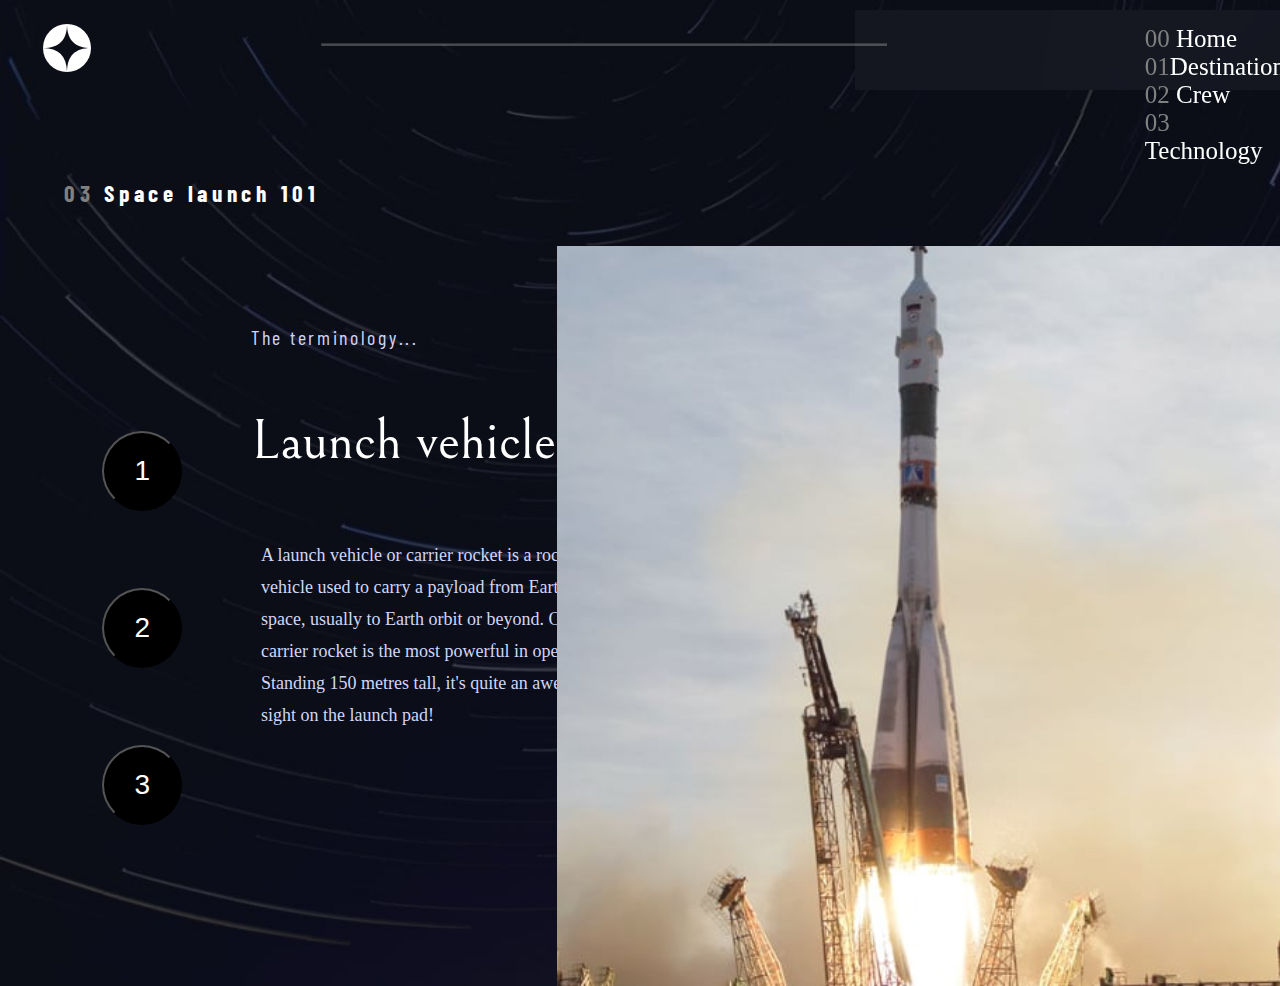
<file: technology-spaceport.html>
<!DOCTYPE html>
<html lang="en">
<head>
  <link rel="preconnect" href="https://fonts.googleapis.com%22%3E/   <link rel="preconnect" href="https://fonts.gstatic.com/" crossorigin>   <link href="https://fonts.googleapis.com/css2?family=Barlow+Condensed:wght@300&family=Bellefair&display=swap" rel="stylesheet">
  <meta charset="UTF-8">
  <meta name="viewport" content="width=device-width, initial-scale=1.0">

  <link rel="icon" type="image/png" sizes="32x32" href="./assets/favicon-32x32.png">
  <link rel="stylesheet" href="space.css">
  <title>Frontend Mentor | Space tourism website</title>
</head>

<body>
  <div class="main">
    <div class="navbar_container">
      <div class="logo"><svg xmlns="http://www.w3.org/2000/svg" width="48" height="48">
          <g fill="none" fill-rule="evenodd">
            <circle cx="24" cy="24" r="24" fill="#FFF" />
            <path fill="#0B0D17"
              d="M24 0c0 16-8 24-24 24 15.718.114 23.718 8.114 24 24 0-16 8-24 24-24-16 0-24-8-24-24z" />
          </g>
        </svg>
      </div>

      <div class="burger_menu">

        <div class="liniuta"></div>
        <div class="liniuta"></div>
        <div class="liniuta"></div>
        
        </div>
        
      <div class="linie">
        <hr>
      </div>

      <div class="meniu">
        <ul>
          <li>
            <div><a href="index.html"><span>00</span> Home</a></div>
          </li>
          <li>
            <div><a href="destination-moon.html"><span>01</span>Destination</a></div>
          </li>
          <li>
            <div><a href="crew-commander.html"><span>02</span> Crew</a></div>
          </li>
          <li>
            <div><a href="technology-vehicle.html"><span>03</span> Technology</a></div>
          </li>
        </ul>
      </div>
    </div>
  </div>

  <div class="titlu">
    <h5><span>03</span> Space launch 101</h5>
  </div>
  <div class="content">

 <div class="button">

        <button class="button1"><span><a href="technology-vehicle.html">1</a></span></button>
        <button class="button1"><span><a href="technology-spaceport.html">2</a></span></button>
        <button class="button1"><span><a href="technology-capsule.html">3</a></span></button>

      </div>


    <div class="content_left">
     

      <div class="text">
        <h1>The terminology...</h1>
        <h2> Launch vehicle</h2>
        <p> A launch vehicle or carrier rocket is a rocket-propelled vehicle used to carry a 
          payload from Earth's surface to space, usually to Earth orbit or beyond. Our 
          WEB-X carrier rocket is the most powerful in operation. Standing 150 metres tall, 
          it's quite an awe-inspiring sight on the launch pad!             
          </p>

      </div>
    </div>
    <div class="imagine1">
      <img class="launch_mobile"src="assets/technology/image-launch-vehicle-landscape.jpg" alt="poza">
  
      <img class="lauch_desktop"src="assets/technology/image-launch-vehicle-portrait.jpg" alt="poza">
    </div>


  </div>
</body>

</html>
</file>
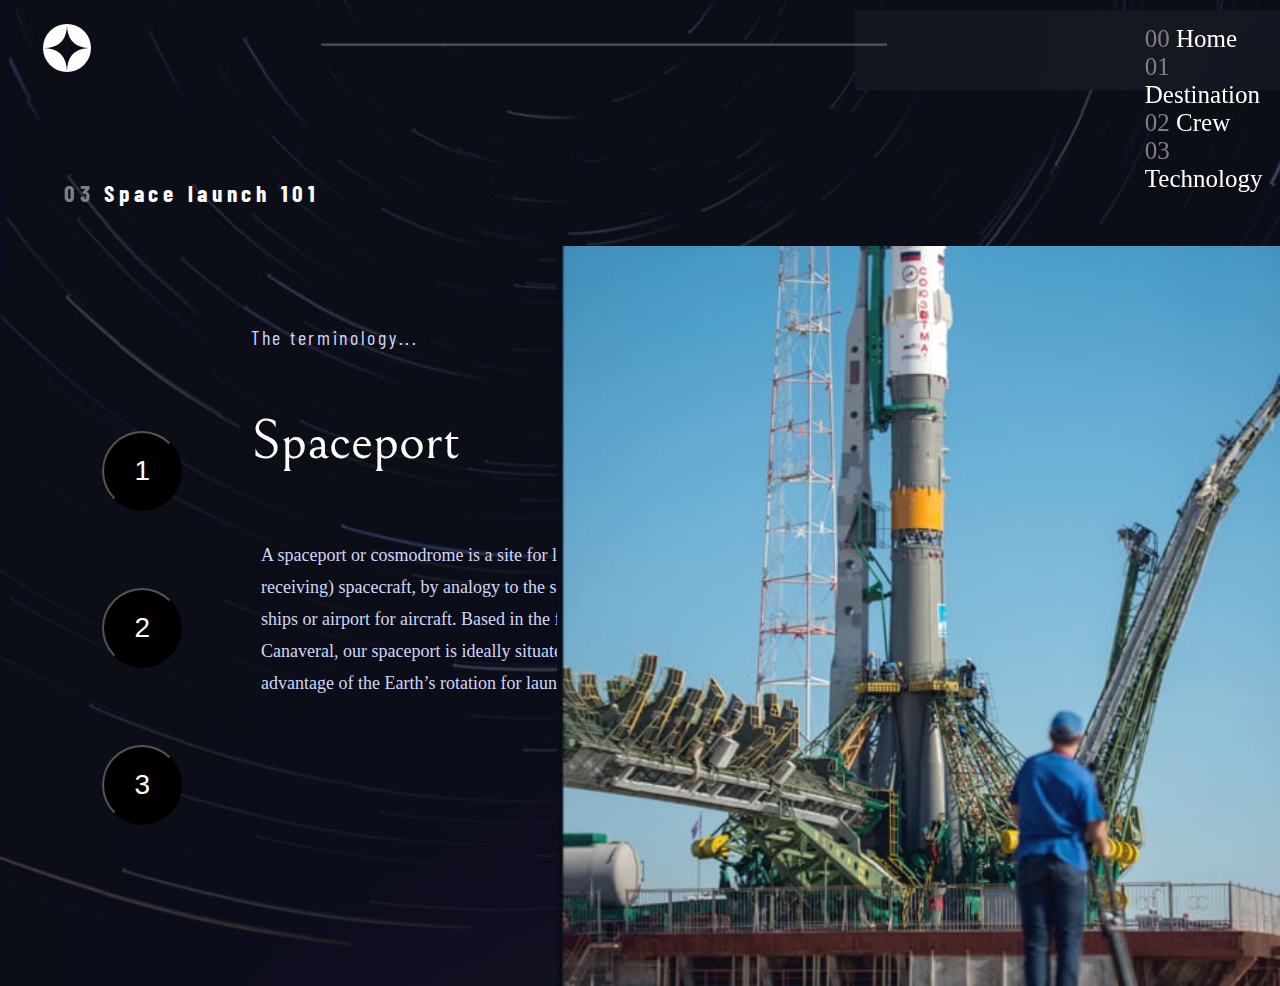
<file: technology-vehicle.html>
<!DOCTYPE html>
<html lang="en">
<head>
  <link rel="preconnect" href="https://fonts.googleapis.com%22%3E/   <link rel="preconnect" href="https://fonts.gstatic.com/" crossorigin>   <link href="https://fonts.googleapis.com/css2?family=Barlow+Condensed:wght@300&family=Bellefair&display=swap" rel="stylesheet">
  <meta charset="UTF-8">
  <meta name="viewport" content="width=device-width, initial-scale=1.0">

  <link rel="icon" type="image/png" sizes="32x32" href="./assets/favicon-32x32.png">
  <link rel="stylesheet" href="space.css">
  <title>Frontend Mentor | Space tourism website</title>
</head>

  <body>
    <div class="main">
      <div class="navbar_container">
        <div class="logo"><svg xmlns="http://www.w3.org/2000/svg" width="48" height="48">
            <g fill="none" fill-rule="evenodd">
              <circle cx="24" cy="24" r="24" fill="#FFF" />
              <path fill="#0B0D17"
                d="M24 0c0 16-8 24-24 24 15.718.114 23.718 8.114 24 24 0-16 8-24 24-24-16 0-24-8-24-24z" />
            </g>
          </svg>
        </div>

        <div class="burger_menu">

          <div class="liniuta"></div>
          <div class="liniuta"></div>
          <div class="liniuta"></div>
          
          </div>
        <div class="linie">
          <hr>
        </div>
  
        <div class="meniu">
          <ul>
            <li>
              <div><a href="index.html"><span>00</span> Home</a></div>
            </li>
            <li>
              <div><a href="destination-moon.html"><span>01</span> Destination</a></div>
            </li>
            <li>
              <div><a href="crew-commander.html"><span>02</span> Crew</a></div>
            </li>
            <li>
              <div><a href="technology-vehicle.html"><span>03</span> Technology</a></div>
            </li>
          </ul>
        </div>
      </div>
    </div>
  
    <div class="titlu">
      <h5><span>03</span> Space launch 101</h5>
    </div>
    <div class="content">
  
 <div class="button">
  
          <button class="button1"><span><a href="technology-vehicle.html">1</a></span></button>
          <button class="button1"><span><a href="technology-spaceport.html">2</a></span></button>
          <button class="button1"><span><a href="technology-capsule.html">3</a></span></button>
  
        </div>
  

      <div class="content_left">
       
  
        <div class="text">
          <h1>The terminology...</h1>
          <h2>Spaceport</h2>
          <p>A spaceport or cosmodrome is a site for launching (or receiving) spacecraft, 
            by analogy to the seaport for ships or airport for aircraft. Based in the 
            famous Cape Canaveral, our spaceport is ideally situated to take advantage 
            of the Earth’s rotation for launch. </p>
  
        </div>
      </div>
      <div class="imagine">
       
        <img src="assets/technology/image-spaceport-portrait.jpg" alt="poza">
      </div>
  
  
    </div>
  </body>
  
  </html>
</file>
<file: crew.css>
/* acest css sunt pentru cele 4 pagini de Crew */
.Crew {
    height: 100vh;
    background-image: url('assets/crew/background-crew-desktop.jpg');
    background-size: cover;
    background-repeat: no-repeat;
}

.main {
    display: flex;
    flex-direction: column;
   
}
/* bara de navigare */
.navbar_container {

    height: 3.125rem;
    display: flex;
    align-items: center;
    flex-direction: row;
    justify-content: flex-start;

}

/* burger meniu  */
.burger_menu {
    display: none;

}


.main_content {
    width: 100vw;
    height: 90vh;
}

.logo {
    margin-top: 2%;
    padding-left: 1%;
}

.linie {
    width: 61.4%;
    height: 1.875rem;
    max-width: 37.5rem;
    margin-left: 12.5rem;
    margin-top: 3.125rem;
    z-index: 2;
}

.linie hr {
    margin-left: 1.8rem;
    overflow: visible;
    width: 101%;
    height: 1px;
    opacity: 0.2515;
    background: #FFF;

}

.meniu {
    display: flex;
    justify-content: right;
    z-index: 1;
    margin-top: 2%;
    height: 5rem;
    width: 55%;
    background: rgba(255, 255, 255, 0.04);
    backdrop-filter: blur(40.774227142333984px);

}

.meniu li {
    float: left;
    margin: left 2.2rem;;
}

.meniu ul {
    width: 700px;
    margin-top: 3.5%;
    list-style: none;

}

.meniu a {
    
    color: rgb(240, 233, 233);
    text-decoration: none;
    font-size: 1.5rem;
    margin: 20px;
}
.meniu a span {
    color: white;
}

.meniu div:hover {

    height: 1.5625rem;
    border-bottom: 1px solid orange;
}


.layout2 {
    margin-top: 3%;
    display: flex;

}

.layout2 span {
    color: #ffffff;
    opacity: 0.25;
}

.left {
    width: 18.75rem;
    margin-left: 18.75rem;
    display: flex;
    margin-top: 12%;
    height: 24.75rem;
    flex: shrink 0;
    flex-direction: column;
    align-items: start;
    justify-content: end;
    display: flex;

}

.right {
    width: 37.5rem;
    height: 39.375rem;
    margin-left: 20%;

}

.photo2 {
    background-image: url('assets/crew/image-douglas-hurley.png');
    background-repeat: no-repeat;
    margin-top: 1%;
    margin-left: 30rem;
    width: 35.504rem;
    height: 44.5rem;
    flex-shrink: 0;
}

.photo3 {
    background-image: url('assets/crew/image-mark-shuttleworth.webp');
    background-repeat: no-repeat;
    margin-top: 8.125rem;
    margin-left: 30rem;
    width: 35.5045rem;
    height: 44.5rem;
    flex-shrink: 0;
}

.photo4 {
    background-image: url('assets/crew/image-victor-glover.webp');
    background-repeat: no-repeat;
    margin-top: 8.125rem;
    margin-left: 30rem;
    width: 35.5045rem;
    height: 44.5rem;
    flex-shrink: 0;
}

.photo5 {
    background-image: url('assets/crew/image-anousheh-ansari.webp');
    background-repeat: no-repeat;
    margin-top: 8.125rem;
    margin-left: 30rem;
    width: 34.5rem;
    height: 53.625rem;
    flex-shrink: 0;
}


.p1 {
    margin: 4%;
    color: #FFF;
    font-family: Bellefair;
    font-size: 32px;
    font-style: normal;
    font-weight: 400;
    line-height: normal;
    text-transform: uppercase;
    opacity: 0.5042;
}

.p2 {
    margin: 5%;
    color: #FFF;
    font-family: Bellefair;
    font-size: 56px;
    font-style: normal;
    font-weight: 400;
    line-height: normal;
    text-transform: uppercase;
}

.p3 {
    margin: 3%;
    width: 26.25rem;
    color: #D0D6F9;
    font-family: Barlow;
    font-size: 18px;
    font-style: normal;
    font-weight: 400;
    line-height: 2rem;

}

.p4 {
    color: #FFF;
    font-family: Bellefair;
    font-size: 56px;
    width: 50rem;
    font-style: normal;
    font-weight: 400;
    line-height: normal;
    text-transform: uppercase;

}

.p0 {
    margin-top: 5%;
    margin-left: 15%;
    color: #FFF;
    font-family: Barlow Condensed;
    font-size: 28px;
    font-style: normal;
    font-weight: 400;
    line-height: normal;
    letter-spacing: 4.725px;
    text-transform: uppercase;
}


.nav2 {
    margin-top: 50px;

}

.button a {
    text-decoration: none;
    display: block;
    height: 100%;
    width: 100%;
    text-indent: -43.75rem;
    color: white;

}

.button li {
    display: inline-block;
    height: 0.9375rem;
    width: 0.9375rem;
    margin-top: 1%;
    margin-left: 0.9375rem;
    background-color: #646464;
    border: none;
    border-radius: 50%;
    text-decoration: #646464;

}

.button li:hover {
    background-color: white;
}

.button {
    padding: 0.625rem;
}


@media screen and (max-width: 768px) {


    .Crew {
        margin: 0;
        padding: 0;
        box-sizing: border-box;
        background-image: url('assets/crew/background-crew-tablet.jpg');
        background-size: cover;
        height: auto;
    }

    .linie {
        display: none;
    }

    .meniu b {
        display: none;

    }

    .layout2 {
        width: 900px;
        flex-direction: column;
        display: flex;
    }



    .meniu a {
        font-size: 15px;
        padding: 0;
        margin: 0;
    }

    .meniu {
        margin-top: 3%;
        margin-left: 20%;
        width: 68.5%;

    }

    .meniu li {
        margin-left: 3.1rem;
        margin-top: 1.56rem;
    }

   .meniu  ul {
        padding-left: 0;
    }


    .navbar_container {
        justify-content: flex-start;
        width: 100vw;

    }

    .logo {
        margin-left: 0%;
        margin-top: 5%;
    }

    .burger_menu {

        display: none;

    }

    .p0 {
        padding-top: 6%;
        text-align: start;
        text-transform: uppercase;
        margin-left: 5%;
        color: #FFF;
        font-size: 20px;
        font-style: normal;
        font-weight: 400;
        line-height: normal;
        letter-spacing: 3.375px;
    }

    .p1 {
        margin-top: 0;
        margin-left: 82%;
        color: #FFF;
        text-align: start;
        font-family: Bellefair;
        font-size: 18px;
        font-style: normal;
        font-weight: 400;
        line-height: normal;
        text-transform: uppercase;

    }

    .p2 {
        margin-left: 65%;
        width: 21.87rem;
        color: #FFF;
        justify-content: center;
        flex-wrap: nowrap;
        font-family: Bellefair;
        font-size: 30px;
        font-style: normal;
        font-weight: 400;
        line-height: normal;
        text-transform: uppercase;
    }

    .p3 {
        display: flex;
        margin-left: 55%;
        width: 22.5rem;
        color: #D0D6F9;
        flex-wrap: nowrap;
        font-family: Barlow;
        font-size: 12px;
        font-style: normal;
        font-weight: 150;
        line-height: 20px;
    }

    .right {

        display: flex;
        width: 446px;
        margin: 0;
        height: auto;


    }

    .left {
        margin-top: 0;
        margin-left: 1%;
        display: flex;
        width:768px;
        height: auto;

    }

    .button {

        margin-left: 280px;

    }


    .photo2 {
        display: flex;
        margin-left: 65%;
        height: 300px;
        background-size: 50%;
        width: 456px;
        margin-bottom: 0;
    
    

    }
    span {
        color: #646464;
    }



}

@media screen and (max-width :375px) {
    .Crew {

        box-sizing: border-box;
        background-image: url('assets/crew/background-crew-mobile.jpg');
        background-size: cover;
        height: auto;
    }
    .main {
        
        width: 375px;
        height: auto;
    }

    .navbar_container {
        display: flex;

    }

    .logo {
        margin: 10px 0 0 0px;
        padding: 3%;
    }

    .meniu {
        width: 100px;
        display: none;
    }

    .burger_menu {
        display: block;
        margin-left: 60%;
    }

    .liniuta {
        display: flex;
        background-color: #FFF;
        margin-top: 5%;
        margin: 10px 25px 0 0;
        width: 30px;
        height: 3px;
        color: #ffffff;
        gap: 5%;
    }

    .photo2 {

        margin-top: 1%;
        margin-left: 48%;
        display: flex;
        width: 250px;
    
    }

    .right {
        width: 250px;
    }

    .left {

        display: flex;
        margin-left: 10px;
        margin-top: 0;

    }

    .layout2 {
        width: 200px;
        display: flex;
        flex-direction: column-reverse;
    }

    .p0 {
        margin-left: 25%;
        color: #FFF;
        font-family: Barlow Condensed;
        font-size: 16px;
        font-style: normal;
        font-weight: 400;
        line-height: normal;
        letter-spacing: 2.7px;
        text-transform: uppercase;
        
    }

    .p1 {
        font-size: 15px;
        margin-left: 4%;
        padding-left: 100px;
    }

    .p2 {
        font-size: 20px;
        margin-top: 5px;
        margin-left: 0px;
        color: #FFF;
text-align: center;
font-family: Bellefair;
font-size: 24px;
font-style: normal;
font-weight: 400;
line-height: normal;
text-transform: uppercase;

    }

    .p3 {
        width: 300px;
        font-size: 15px;
        margin-top: 10px;
        margin-left: 20px;
    }

    .button {
        display: flex;
        margin-top: 1px;
        padding-top: 1px;
        margin-left: 90px;
    

    }

    .nav2 {
        display: flex;
        order: 1;
        margin-top: 0px;
    }

    .text_paragraf {
        order: 2;
        margin-top: 0;
        margin-left: 0;

    }

}
</file>
<file: assets/style.css>
/* acest css sunt pentru paginile ,Index+ 4 Destination */
body {
    height: 100vh;
    background-image: url('home/background-home-desktop.jpg');
    background-size: cover;
    background-repeat: no-repeat;
}

body.moon {

    background-image: url('destination/background-destination-desktop.jpg');
    background-size: cover;
    background-position: top;
}

body.mars {
    background-image: url('destination/background-destination-desktop.jpg');
    background-size: cover;
    background-position: top;
}

body.Europa {
    background-image: url('destination/background-destination-desktop.jpg');
    background-size: cover;
    background-position: top;
}

body.Titan {
    background-image: url('destination/background-destination-desktop.jpg');
    background-size: cover;
    background-position: top;

}



.main {
    display: flex;
    flex-direction: column;

}
/* bara de navigare superioara */
.navbar_container {

    height: 50px;
    display: flex;
    align-items: center;
    flex-direction: row;
    justify-content: flex-start;

}

.main_content {
    width: 100vw;
    height: 90vh;
}

.logo {
    margin-top: 2%;
    margin-left: 1%;

}

/* div Stanga */

.stg {
    margin-top: 8%;
    width: 50%;
    height: 12.5rem;
    margin-left: 10%; 

}

.stg .text1 {

    color: #D0D6F9;
    font-family: Barlow Condensed;
    font-size: 28px;
    font-style: normal;
    font-weight: 400;
    line-height: normal;
    letter-spacing: 4.725px;
}

.stg .text2 {
    margin-top: 2%;
    margin-left: 0%;
    color: #FFF;
    font-family: Bellefair;
    font-size: 150px;
    font-style: normal;
    font-weight: 400;
    line-height: normal;
}

.stg .text3 {
    margin-top: 35px;
    color: #D0D6F9;
    font-family: Barlow;
    font-size: 20px;
    font-style: normal;
    font-weight: 400;
    line-height: 1.25rem;
    width: 23.75rem;
    letter-spacing: 1px;
    word-spacing: 1px;
}
/* div Dreapta */
.dr {

    margin-top: 10%;
    width: 17.125rem;
    height: 17.125rem;
    flex-shrink: 0;
    border-radius: 50%;
    background: #FFF;
    color: #0B0D17;
    margin-left: 5%;

    font-family: Bellefair;
    font-size: 32px;
    font-style: normal;
    font-weight: 400;
    line-height: normal;
    letter-spacing: 2px;
    justify-content: center;


}

.linie {
    margin-left: 0.5%;
    width: 61.4%;
    height: 1.875rem;
    max-width: 61.4%;
    margin-top: 2.5%;
    z-index: 2;
}

.linie hr {
    margin-left: 1.8rem;
    overflow: visible;
    width: 101%;
    height: 1px;
    opacity: 0.2515;
    background: #FFF;

}

.meniu {
    z-index: 1;
    margin-top: 2%;
    height: 5rem;
    width: 40%;
    float: right;
    background: rgba(255, 255, 255, 0.04);
    backdrop-filter: blur(40.774227142333984px);

}

.meniu li {
    float: left;
    margin-left: 2.2rem;
}

.meniu ul {
    margin-top: 3.5%;
    margin-right: 5.625rem;
    list-style: none;
}

.meniu a {
    color: rgb(150, 148, 148);
    text-decoration: none;
    font-size: 1.5rem;
    margin: 20px;
}

.meniu div:hover {

    height: 1.5625rem;
    border-bottom: 1px solid orange;
}

.meniu span {
    color: #FFF;
}

.meniu1 a span {
    color: #FFF;
}

.layout1 span {

    color: hsla(0, 2%, 60%, 0.829);
}

.meniu1 {

    z-index: 1;
    margin-top: 2.5%;
    width: 40%;
    height: 5rem;
    float: right;
    background: rgba(255, 255, 255, 0.04);
    backdrop-filter: blur(40.774227142333984px);

}


.meniu1 li {
    float: left;
    margin-left: 2.2rem;
    
}

.meniu1 ul {
    margin-top: 3%;
    margin-right: 3.75rem;
    list-style: none;

}

.meniu1 a {
    color: rgb(160, 151, 151);
    font-family: Barlow Condensed;
    font-size: 20px;
    margin: 25px;
    font-style: normal;
    font-weight: 400;
    line-height: normal;
    letter-spacing: 2.7px;
    text-decoration: none;

}

.meniu1 div:hover {

    height: 1.5625rem;
    border-bottom: 2px solid rgb(25, 0, 255);
}

.meniu b {
    color: #FFF;
    font-family: Barlow Condensed;
    font-size: 16px;
    font-style: normal;
    font-weight: 700;
    line-height: normal;
    letter-spacing: 2.7px;
}
/*  buton Explore */
.mybutton {

    color: aliceblue;
    width: 17.125rem;
    height: 17.125rem;
    border-radius: 50%;
    justify-content: center;
    align-items: center;
    display: flex;

}

.mybutton a {
    color: black;
    text-decoration: none;

}
/* hover buton Explore */
.mybutton:hover{
    
box-shadow: 0 0 10px rgba(0, 0, 0, 10);
opacity: 1.0;
transform: scale(1.2);
}

.page1 {
    margin-top: 10%;
    display: flex;

}

.layout1 {
    margin-top: 10%;
    display: flex;

}

.layout1 .left {

    width: 43.75rem;
    height: 43.75rem;
    flex-shrink: 0;
}

.right {
    display: flex;
    margin-top: 20%;
    width: 27.8125rem;
    height: 29.5rem;
    flex: shrink 0;
    flex-direction: column;
    align-items: start;

}

.right .destination {
    display: flex;
    justify-content: end;
    text-transform: uppercase;
}

.right .p1 {
    color: #FFF;
    font-family: Bellefair;
    font-size: 100px;
    font-style: normal;
    font-weight: 400;
    line-height: normal;
    text-transform: uppercase;
    margin: 0;
}

.right .p2 {
    color: #D0D6F9;
    font-family: Barlow;
    font-size: 18px;
    font-style: normal;
    font-weight: 400;
    line-height: 2rem;
    width: 27.75rem;
}

.layout1 h1 {

    color: #FFF;
    font-family: Barlow Condensed;
    font-size: 28px;
    font-style: normal;
    font-weight: 400;
    line-height: normal;
    letter-spacing: 4.725px;
    word-spacing: 1%;
    text-transform: uppercase;
    display: flex;
    margin-left: 25%;
    margin-top: 3%;

}
/* a doua bara de navugare */
.destination {
    margin-right: 2%;
    padding-left: 35%;
    width: 27.8125rem;
    height: 29.5rem;
    flex-shrink: 0;
    width: 17.84375rem;
    height: 2.125rem;
    list-style: none
}

.destination a {
    color: #FFF;
    font-family: Barlow Condensed;
    font-size: 16px;
    font-style: normal;
    font-weight: 400;
    line-height: normal;
    letter-spacing: 2.7px;
    padding: 0px 0px 5px 0px;
    text-decoration: none;

}

.destination li {
    margin: 0rem 0rem 3rem 5.3rem;
}

.nav2 button.select {
    background-color: white;
}
 /* poza Moon +cod animatie  imagine rotativa*/
.photo1 {
    background-image: url('destination/image-moon.webp');
    background-repeat: no-repeat;
    width: 28.125rem;
    height: 28.125rem;
    flex-shrink: 0;
    margin-top: 15%;
    margin-left: 35%;
    animation: rotate-image 8s alternate-reverse infinite ;
}

/* cod imagine rotativa */

@keyframes rotate-image {
0% {
    transform: rotate(0deg);
}
100% {
    transform: rotate(360deg);
}

}


/* poza Mars */
.mars1 {
    background-image: url('destination/image-mars.webp');
    background-repeat: no-repeat;
    width: 28.125rem;
    height: 28.125rem;
    flex-shrink: 0;
    margin-top: 15%;
    margin-left: 35%;
    animation: rotate-image 8s alternate-reverse infinite ;
}

 /* poza Europa */
.europa1 {
    background-image: url('destination/image-europa.png');
    background-repeat: no-repeat;
    width: 28.125rem;
    height: 28.125rem;
    flex-shrink: 0;
    margin-top: 15%;
    margin-left: 35%;
    animation: rotate-image 8s alternate-reverse infinite ;
}

/* poza Titan */

.titan1 {
    background-image: url('destination/image-titan.png');
    background-repeat: no-repeat;
    width: 28.125rem;
    height: 28.125rem;
    flex-shrink: 0;
    margin-top: 15%;
    margin-left: 35%;
    animation: rotate-image 8s alternate-reverse infinite ;
}

/* linie mica dintre paragraf si text11 */
.right .line1 {
    width: 27.75rem;
    height: 1px;
    flex-shrink: 0;
    background: #383B4B;
}

/* linia Hr mare din bara de navigare */
.line1 hr {
    border: none;
}



.ul1 ul {
    list-style-type: none;

}

.ul1 {
    display: flex;
    gap: 15px;
}

.text {
    display: flex;
    margin-right: 1px;
}

.text11 {
    list-style-type: none;
    display: inline-flex;
    flex-direction: column;
    justify-content: center;
    align-items: flex-start;
    gap: 12px;
    list-style-type: none;
    padding: 0;

}

.text12 {
    list-style-type: none;
    display: inline-flex;
    padding-right: 0px;
    flex-direction: column;
    justify-content: center;
    align-items: flex-start;
    gap: 12px;

}


.l1 {
    color: #D0D6F9;
    font-family: Barlow Condensed;
    font-size: 14px;
    font-style: normal;
    font-weight: 400;
    line-height: normal;
    letter-spacing: 2.362px;
    text-transform: uppercase;
}

.l2 {
    color: #FFF;
    font-family: Bellefair;
    font-size: 28px;
    font-style: normal;
    font-weight: 400;
    line-height: normal;
    text-transform: uppercase;
}
.l3 {
    color: #D0D6F9;
    font-family: Barlow Condensed;
    font-size: 14px;
    font-style: normal;
    font-weight: 400;
    line-height: normal;
    letter-spacing: 2.362px;
    text-transform: uppercase;
}

.main-right {
    display: flex;
    justify-content: flex-end;
    margin-left: 30%;
}

.destination a:hover {

    border-bottom: 1px solid rgb(60, 255, 0);
}





@media screen and (max-width: 900px) {
    body {
        background-image: url('home/background-home-tablet.jpg');
    }
    body.moon {
        background-image: url('destination/background-destination-tablet.jpg');
        background-size: cover;
        margin: 0;
    }
    .linie {
        display: none;
    }

    .meniu span {
        display: none;

    }
    .meniu1 {
        margin-left: 31%;
        height: 70px;
        margin-top: 0;
        width: auto;
    } 
    .meniu1 a {
        display: flex;
        flex-direction: row;
        color:white;
        font-size: 15px;
        margin: 5px;
    
    }
    .meniu1 li {
        margin: 2px;
    
    }

    .page1 {
        margin-top: 18%;
        flex-direction: column;
    }

    .stg {
    
        margin: auto;
    }

    .meniu a {
        font-size: 13px;
        color:white;
    }

    .meniu li {
        margin-left: 3.1rem;
        margin-top: 1.56rem;
    }

    .meniu {

        margin-top: 0;
        margin-left: 26%;
        width: 65;
    }

    .navbar_container {
        width: 100vw;

    }

    .logo {
        margin-left: 1%;
    }

    .stg .text1 {
        font-size: 12px;
        text-transform: uppercase;
        margin-left: 11%;
    }

    .dr {
        margin-top: 21.8rem;
        margin-left: 19.5rem;
        border-radius: 50%;
        width: 9.37rem;
        height: 9.37rem;

    }

    .mybutton a {

        margin-right: 7.5rem;
        margin-bottom: 7.5rem;
    }
    .left h1 {

        color: #FFF;
        font-family: Barlow Condensed;
        font-size: 20px;
        font-style: normal;
        font-weight: 400;
        line-height: normal;
        letter-spacing: 3.375px;
        text-transform: uppercase;
        margin-top: 0;
        width: 300px;
    }

    .layout1 .left {
        display: flex;
        margin-top: 0;
        flex-direction: column;
        width: 250px;

    }

.photo1 {
    display: flex;
    width: 450px;
    margin-left: 170px;
    margin-top: 0px;
    scale: 50%;
}

.right {
    display:flex;
    flex-direction: column;
    margin-left: 0;
     margin-top: 450px; 
}

.main-right {
    width: 300px;
    margin-left: 0;
}

.destination {

    width: 285.5px;
    height: 34px;
    flex-shrink: 0;
    margin-top: 0;
    margin-left: 0%;

}
.destination li{
    margin: 15px;

}


.right .p1 {
display: flex;
color: #FFF;
text-align: center;
font-family: Bellefair;
font-size: 80px;
font-style: normal;
font-weight: 400;
line-height: normal;
margin-left: 35%;
}

.right .p2 {
    display: flex;
width: 573px;
color: #D0D6F9;
font-family: Barlow;
font-size: 18px;
font-style: normal;
font-weight: 400;
line-height: 25px;
 
}
.l2 {

 width: 150px;
margin-left: 60px
;

}
.l1 {
 width: 150px;
margin-left: 60px;

}
.l3 {
    width: 150px;
    margin-left: 60px;  
}
.right .line1 {
    width: 573px;
height: 1px;
flex-shrink: 0;
}
.text11 {
    padding-left: 70px;
}

.text12 {
    padding-left: 0;
}

}







@media screen and (max-width :375px) {
 
 body {
    background-image: url("home/background-home-mobile.jpg");
    background-size: contain;
    background-attachment: fixed;
 }

 body.moon {
    background-image: url('destination/background-destination-mobile.jpg');
    background-size: cover;
    }

 .meniu {
    display: none;
 } 
 .meniu1 {
    display: none;
 }
 
 .burger_menu {
    display: block;
    padding-left: 63%;
}

.liniuta {
    display: flex;
    background-color: #FFF;
    margin-top: 6%;
    margin: 10px 25px 0 0;
    width: 30px;
    height: 3px;
    color: #ffffff;
    gap: 5%;
}
.logo {
    padding: 3%;
    margin-top: 2%;
}

.page1 {
margin-top: 27%;
}

.stg .text1 {
    font-size: 10px;
    margin-left: 32%;
    letter-spacing: 2px;
    

}
.stg .text2 {
    font-size: 80px;
    margin-left: 30%;
}

 .stg .text3 {
 margin-top: 1%;
 font-size: 10px; 
 word-spacing: 0%;
 width: 280px;
 margin-left: 10%;
}
.stg {
    margin-left: 5%;
    display: flex;
    flex-direction: column;
    flex-wrap: wrap;
    
}
.dr {
    display: flex;
    margin-left: 30%;
    flex-direction: column;
    margin-top: 20%;

}
.mybutton {
    margin-top: 70%;
}

.layout1 .left {
 margin: 0;
 width: 100%;
 height: auto;
   
}
.layout1 {
    flex-direction: column;
    width: 100%;
}

.left h1{
 margin-left: 90px;
 color: #FFF;
font-family: Barlow Condensed;
font-size: 16px;
font-style: normal;
font-weight: 400;
line-height: normal;
letter-spacing: 2.7px;
text-transform: uppercase;

}
.main-right {

    padding-left: 50px;
}
.photo1 {
    width: 250px;
    height: 250px;
    background-size: contain;
    margin-left: 17%;


}

.destination {
   width: 237.5px;
   height: 28px;
   flex-shrink: 0;
   margin-top: 0;
}
.right {
    height: auto;
    margin-top:0;
}
.right .p1 {
 color: #FFF;
text-align: center;
font-family: Bellefair;
font-size: 56px;
font-style: normal;
font-weight: 400;
line-height: normal;
}

.right .p2{
    width: 327px;
    padding-left: 50px;
    color: #D0D6F9;
    text-align: center;
    font-family: Barlow;
    font-size: 15px;
    font-style: normal;
    font-weight: 400;
    line-height: 25px; 
}
.right .text11 {
display: flex;
width: 216px;
flex-direction: column;
justify-content: center;
align-items: flex-start;
gap: 12px;
}
.right .text12 {
display: flex;
width: 223px;
margin-left: 32%;
margin-top: 30px;
flex-direction: column;
justify-content: center;
align-items: flex-start;
gap: 12px;


}
.text {

    flex-direction: column;
    margin-left: 5%;   
}
.right .line1 {
    width: 327px;
     height: 1px; 
    flex-shrink: 0;
    margin-left: 13%;
}

.l1 {
    margin-left: 85px;
}
.l3 {
    margin-left:50px;
}
</file>
<file: space.css>
/* acest css sunt pentru cele 3 pagini de Tehnology */

body {
    background-image: url('assets/technology/background-technology-desktop.jpg');
    background-repeat: no-repeat;
    background-size: cover;
    padding: 0;
    margin: 0;
    box-sizing: border-box;
}

.main {
    display: flex;
    flex-direction: column;
}

.navbar_container {
    height: 50px;
    display: flex;
    align-items: center;
    flex-direction: row;
    margin-left: 1%;
}


.main_content {
    width: 100vw;
    height: 90vh;
}

.logo {
    margin-top: 3.125rem;
    padding-left: 1.875rem;
}

.linie {
    width: 35.25rem;
    height: 1.875rem;
    max-width: 37.5rem;
    margin-left: 12.5rem;
    margin-top: 3.125rem;
    z-index: 2;
}

.linie hr {
    margin-left: 1.875rem;
    overflow: visible;
    width: 35.25rem;
    height: 1px;
    opacity: 0.2515;
    background: #FFF;
}

.meniu {
    z-index: 1;
    margin-top: 3.125rem;
    height: 5rem;
    float: right;
    background: rgba(255, 255, 255, 0.04);
    backdrop-filter: blur(40.774227142333984px);


}

.meniu li {
    float: left;
    margin-left: 250px;
}

.meniu ul {
    margin-top: 0.9375rem;
    list-style: none;

}

.meniu a {
    color: rgba(255, 255, 255, 1);
    text-decoration: none;
    font-size: 25px;
}

.meniu div:hover {

    height: 1.562rem;
    border-bottom: 1px solid orange;
}

.titlu {
    color: #FFF;
    font-family: Barlow Condensed;
    font-size: 28px;
    font-style: normal;
    font-weight: 400;
    line-height: normal;
    letter-spacing: 4.725px;
    padding-left: 5%;
    margin-top: 5.625rem;
    display: flex;
    max-width: 20%;
}

.h5 span {
    color: rgb(126, 124, 124);
    font-family: Barlow Condensed;
    font-size: 28px;
    font-style: normal;
    font-weight: 700;
    line-height: normal;
    letter-spacing: 4.725px;
}



.button a {
    text-decoration: none;
    font-size: 28px;
    color: white;
}

.button a:active {
    color: black;
}

.button1:hover a {
    color: black;
}

.button1:hover {
    background-color: white;
}

.button {

    display: flex;
    flex-direction: column;
    align-items: start;
    padding-left: 8%;
    justify-content: center;
    gap:7%;

}

.button1 {
    width: 5rem;
    height: 5rem;
    border-radius: 50%;
    margin-top: 1.5625rem;
    background-color: black;
    padding: 0;
}



.text {
    color: #FFF;
    display: flex;
    flex-direction: column;
    align-items: center;
    max-width: 28.125rem;
    padding-left: 15%;
    margin-top: 14.5%;

}

.text h1 {
    color: #D0D6F9;
    font-family: Barlow Condensed;
    font-size: 20px;
    font-style: normal;
    font-weight: 400;
    line-height: normal;
    letter-spacing: 2.7px;
    width: 26.25rem;
    
}

.text h2 {

    color: #FFF;
    font-family: Bellefair;
    font-size: 56px;
    font-style: normal;
    font-weight: 400;
    line-height: normal;
    width: 420px;

}

.text p {

    color: #D0D6F9;
    font-family: Barlow;
    font-size: 18px;
    font-style: normal;
    font-weight: 400;
    line-height: 2rem;
    text-transform: none;
    width: 25rem;
}

.imagine {

    width: 50%;
    height: 46.25rem;
    flex-shrink: 0;
    display: flex;
    justify-content: flex-end;
    display: flex;
}

.imagine1 {
    width: 50%;
    height: 46.25rem;
    flex-shrink: 0;
    display: flex;
    justify-content: flex-end;
    display: flex;
}

.imagine2 {
    width: 50%;
    height: 46.25rem;
    flex-shrink: 0;
    display: flex;
    justify-content: flex-end;
}

.content {
    display: flex;


}

.content_left {

    display: flex;
    width: 50%;
}

.launch_mobile {
    display: none;
}
.lauch_desktop {
display: block;
}
 span {
    color: gray;
 }


 @media (max-width: 900px) {


    body {
        background-image: url('assets/technology/background-technology-tablet.jpg');
        background-size: cover;
        box-sizing: border-box;
    }
    .burger_menu {
        display: none;
    }

    .linie {
        display: none;
    }
    .meniu {
        display: flex;
        height: 70px;
        margin-inline-start: auto;
        width: 450px;
    }
    .meniu a {
        display: flex;
        font-size: 15px;
        width:80px;
        flex-direction: row;
        gap: 3px;
    }
    .meniu li {
        display: flex;
        align-items: flex-start;
        margin-left: 5px;
        margin: 10px;
    }
    .titlu {
        display: flex;
        max-width: 30%;
        font-size: 20px;
    }
    .content{
        height: 900px;
        flex-direction: column;
    }
    .content_left {
        display: flex;
        order: 3;
    }
    .imagine1 {
        display: flex;
        order: 1;
        width:100%;
        height: auto;
        justify-content: center;
    }
    img {
        display: flex;
        width: 100%;
    
    }
     
    .button {
        display: flex;
        justify-content: flex-start;
        flex-direction: row;
        margin-top: 3%;
        margin-left: 155px;
        gap: 0%;
        order: 2;
    }
    .button1 {
        width: 50px;
        height: 50px;
        margin-left: 50px;
        
    }
    .text {
    margin-top: 1%;
    margin-left: 140px;
    }
    .text h1 {
        display: flex;
        justify-content: center;

    }
    .text h2 {
       display: flex; 
       justify-content: center;
       margin-top: 3%; 
       margin-bottom: 3%;
    }
p {
    display: flex;
    align-items: flex-end;
    margin-top: 1px;

}
    
    .launch_mobile {
        display:block;
    }
    .lauch_desktop {
    display: none;
    }
     span {
        color: gray;
     }

}
@media(max-width :375px) {
    body {
        background-size: cover;
    }

    .navbar_container {
        display: flex;
    

    }

    .logo {
        margin: 15px 0 0 0px;
        padding: 3%;
    }

    .meniu {
        width: 100px;
        display: none;
    }
    .content {
       height: 85vh; 
    }

    .burger_menu {
        display: block;
        margin-left: 62%;

    }

    .liniuta {
        display: flex;
        background-color: #FFF;
        margin-top: 5%;
        margin: 10px 25px 0 0;
        width: 30px;
        height: 3px;
        color: #ffffff;
        gap: 5%;
    }
    h5 {
        display: flex;
        flex-direction: row;
        font-size: 15px;
        margin-top: 5%;
        

    }
    .titlu {
        max-width: fit-content;
        margin-top: 3%;
        margin-left: 21%;
    
    }
    .button {
    margin-left: 0; 
    }
    .button1 {
        width: 40px;
        height: 40px;
    
    }
    span{
        color: gray;
    }

    .text h1 {
        color: #D0D6F9;
        font-family: Barlow Condensed;
        font-size: 14px;
        font-style: normal;
        font-weight: 400;        line-height: normal;
        letter-spacing: 2.362px;
        margin-left: 0;
        margin-top: 25px;
        width: 375px;
    
    }
    .text {
     padding-left: 0;
      margin-left: 0; 
      width: 375px;
    }
    .text h2{
       
        color: #FFF;
text-align: center;
font-family: Bellefair;
font-size: 24px;
font-style: normal;
font-weight: 400;
line-height: normal;
text-transform: uppercase;
width: 375px;
    }
    .text p {
        color: #D0D6F9;
        display: flex;
text-align:center;
font-family: Barlow;
font-size: 15px;
font-style: normal;
font-weight: 400;
line-height: 25px;
width: 330px; 
word-spacing: 3px;
    }
    img {
        width: 375px;
    }
    

}
</file>
